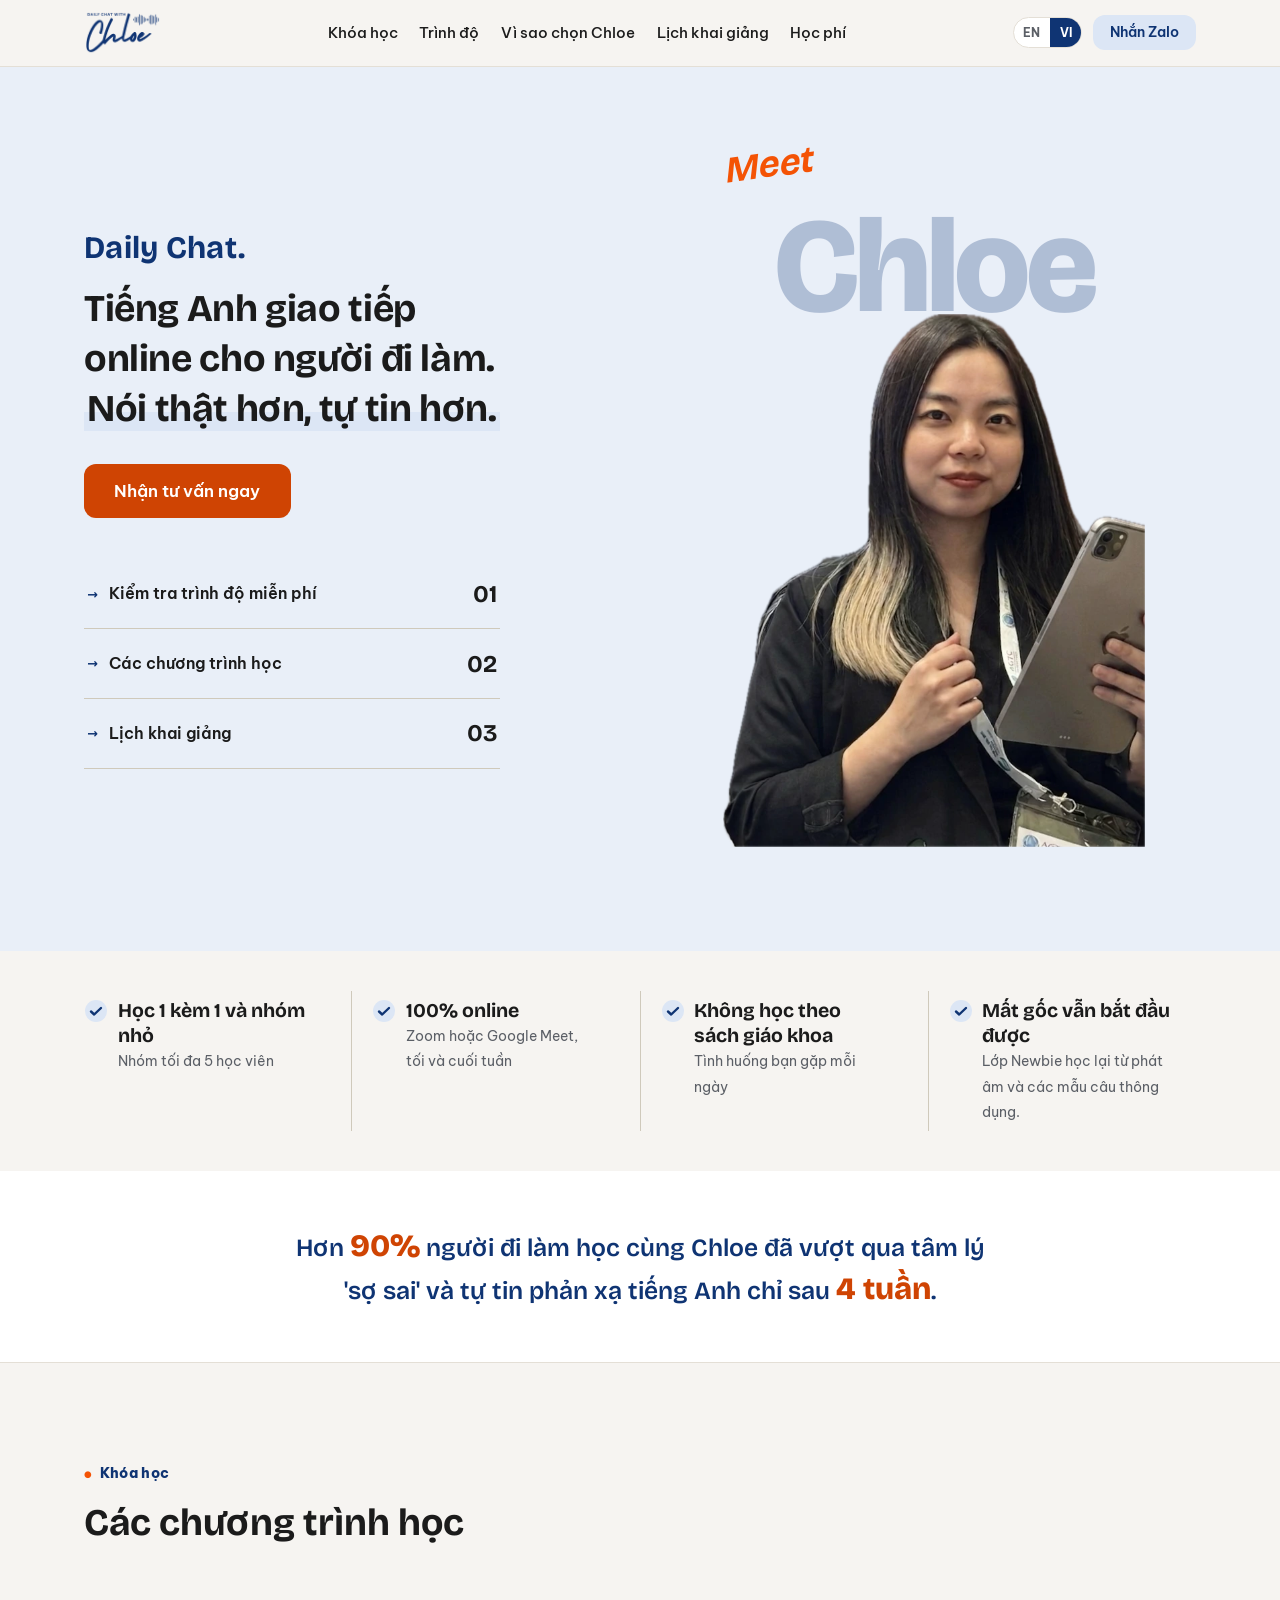
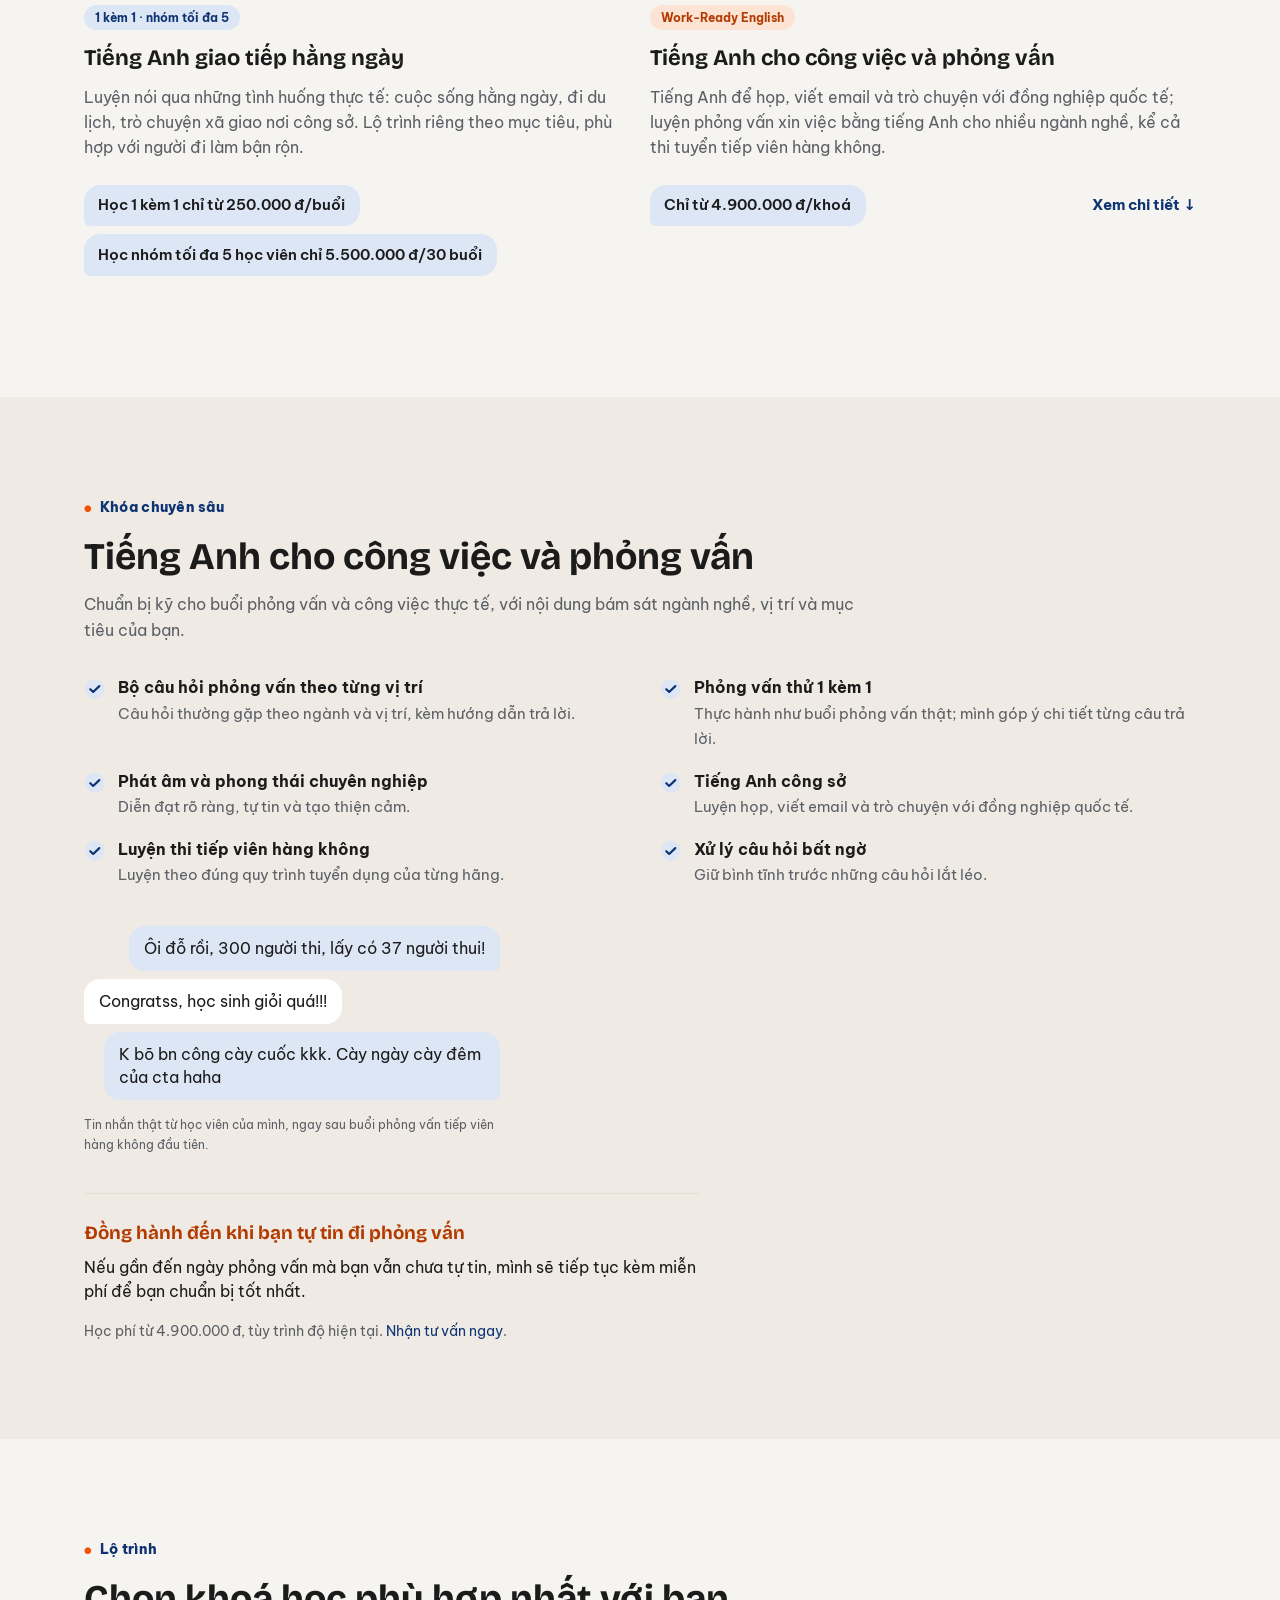
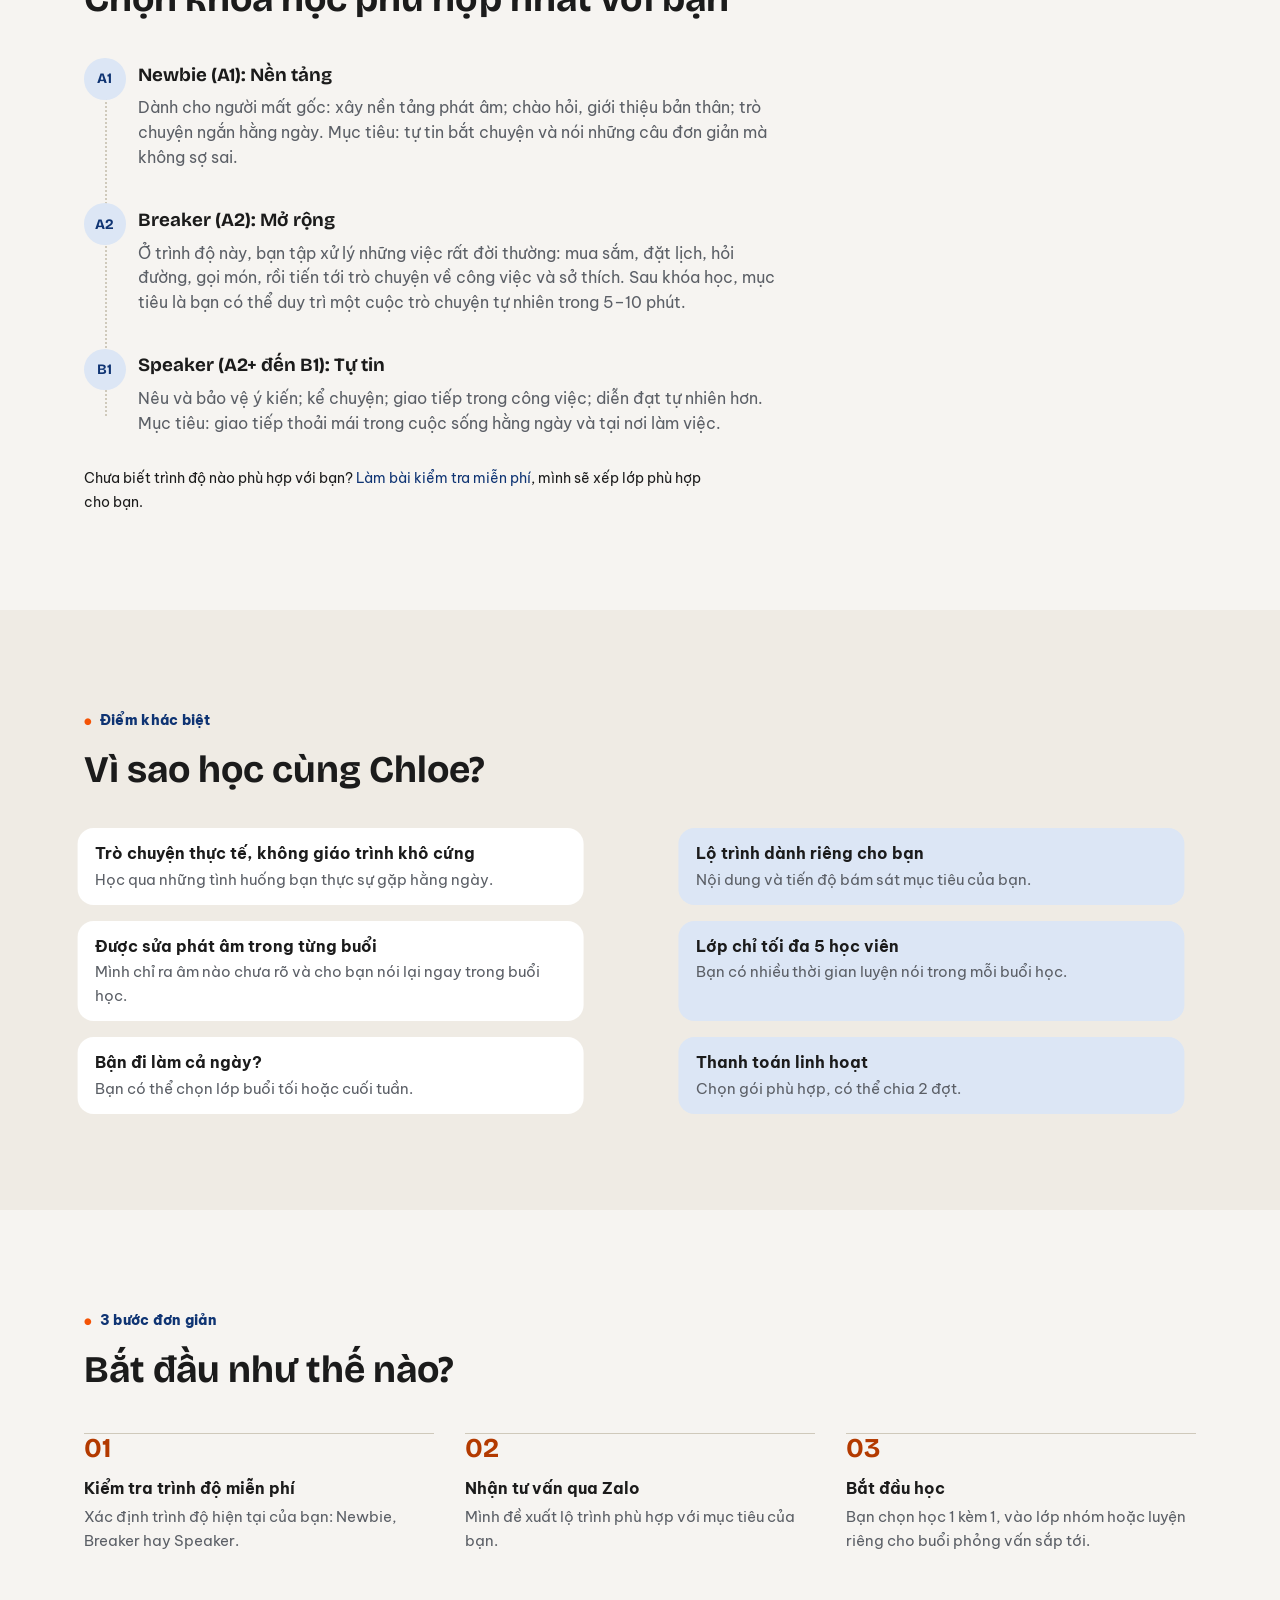
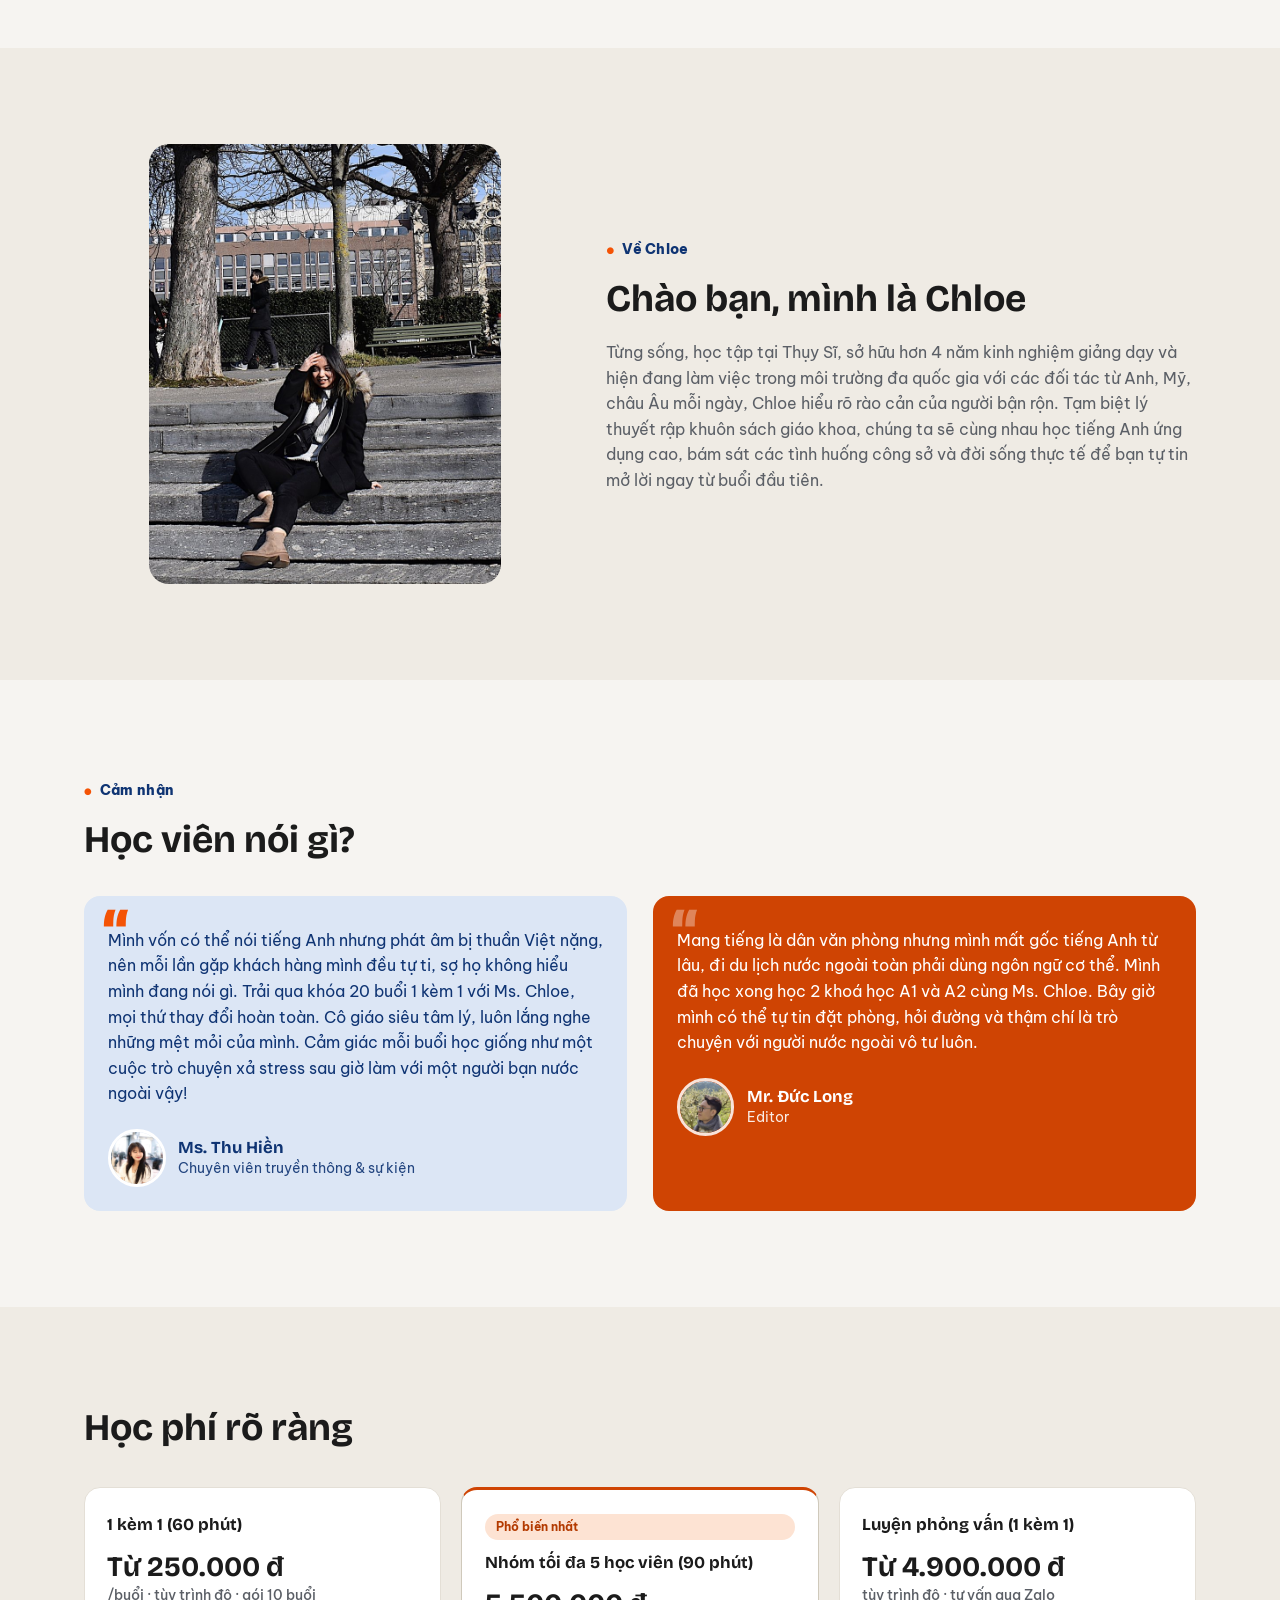
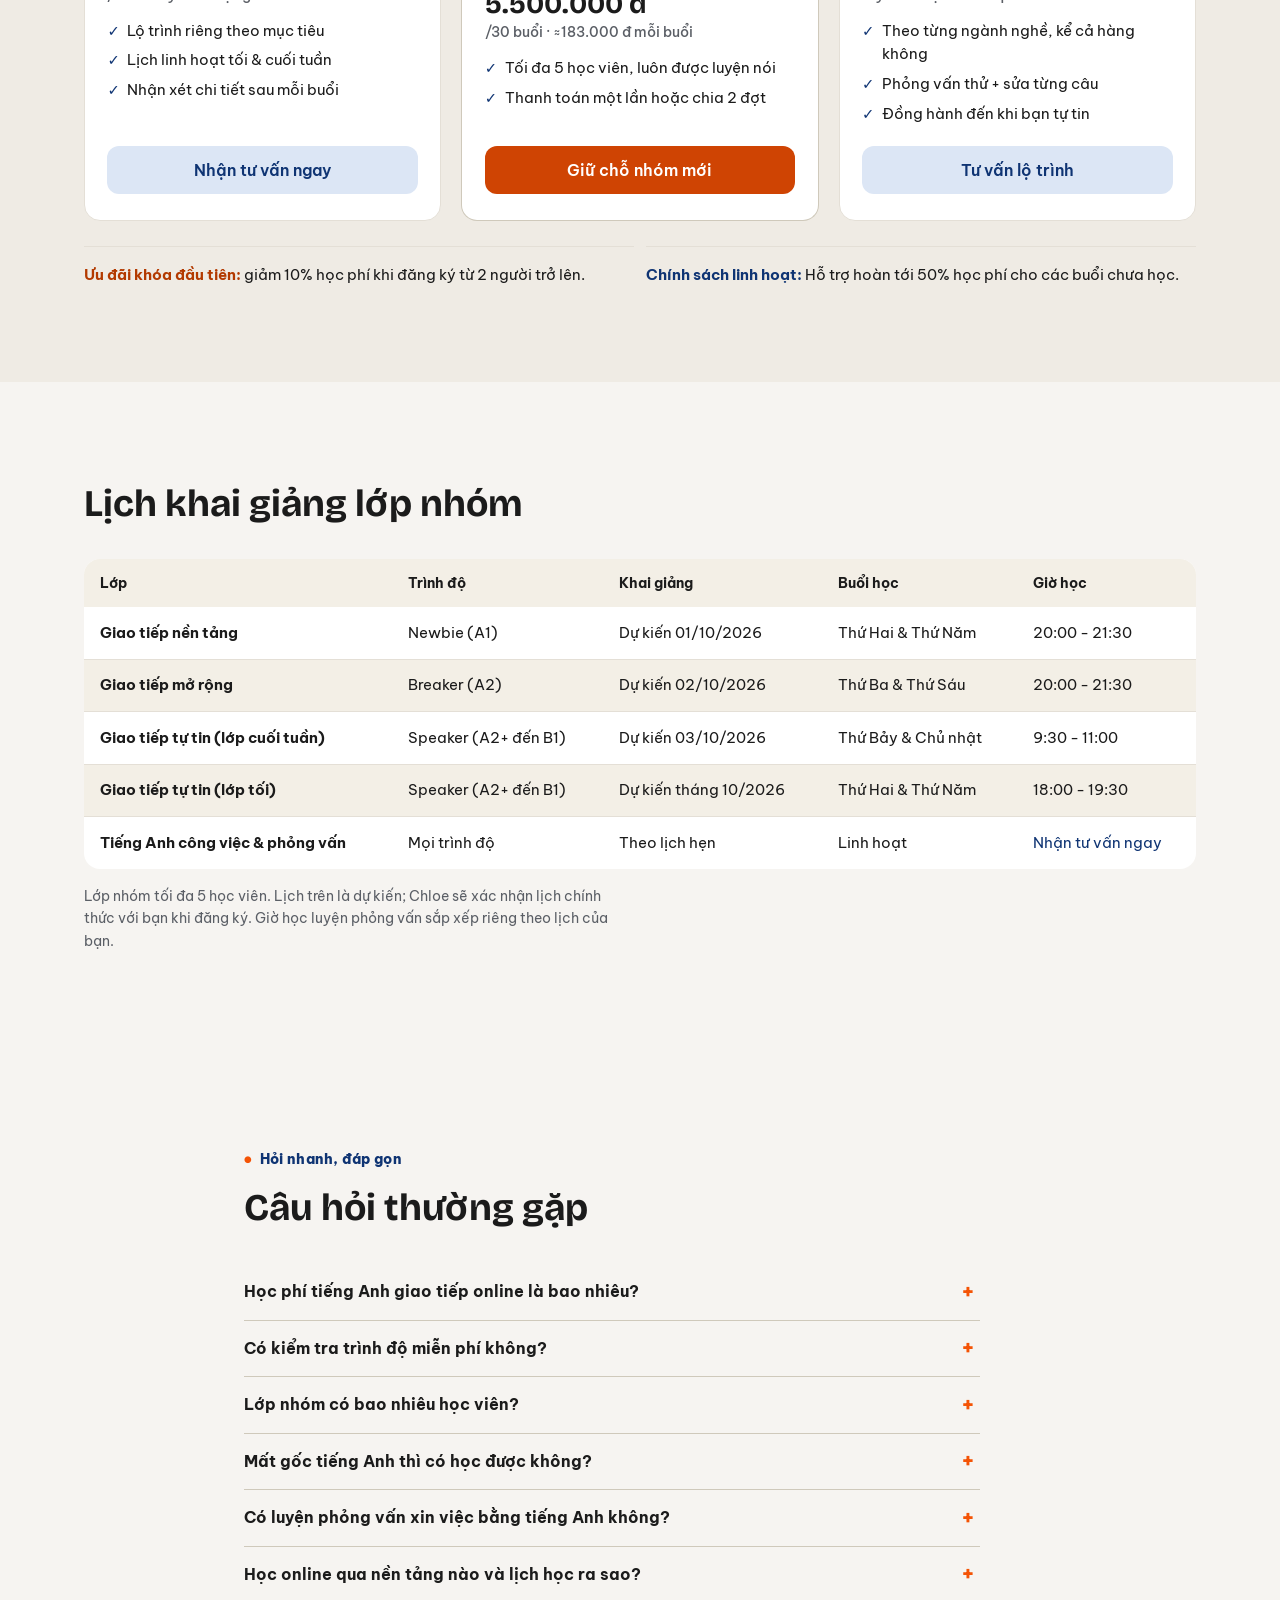
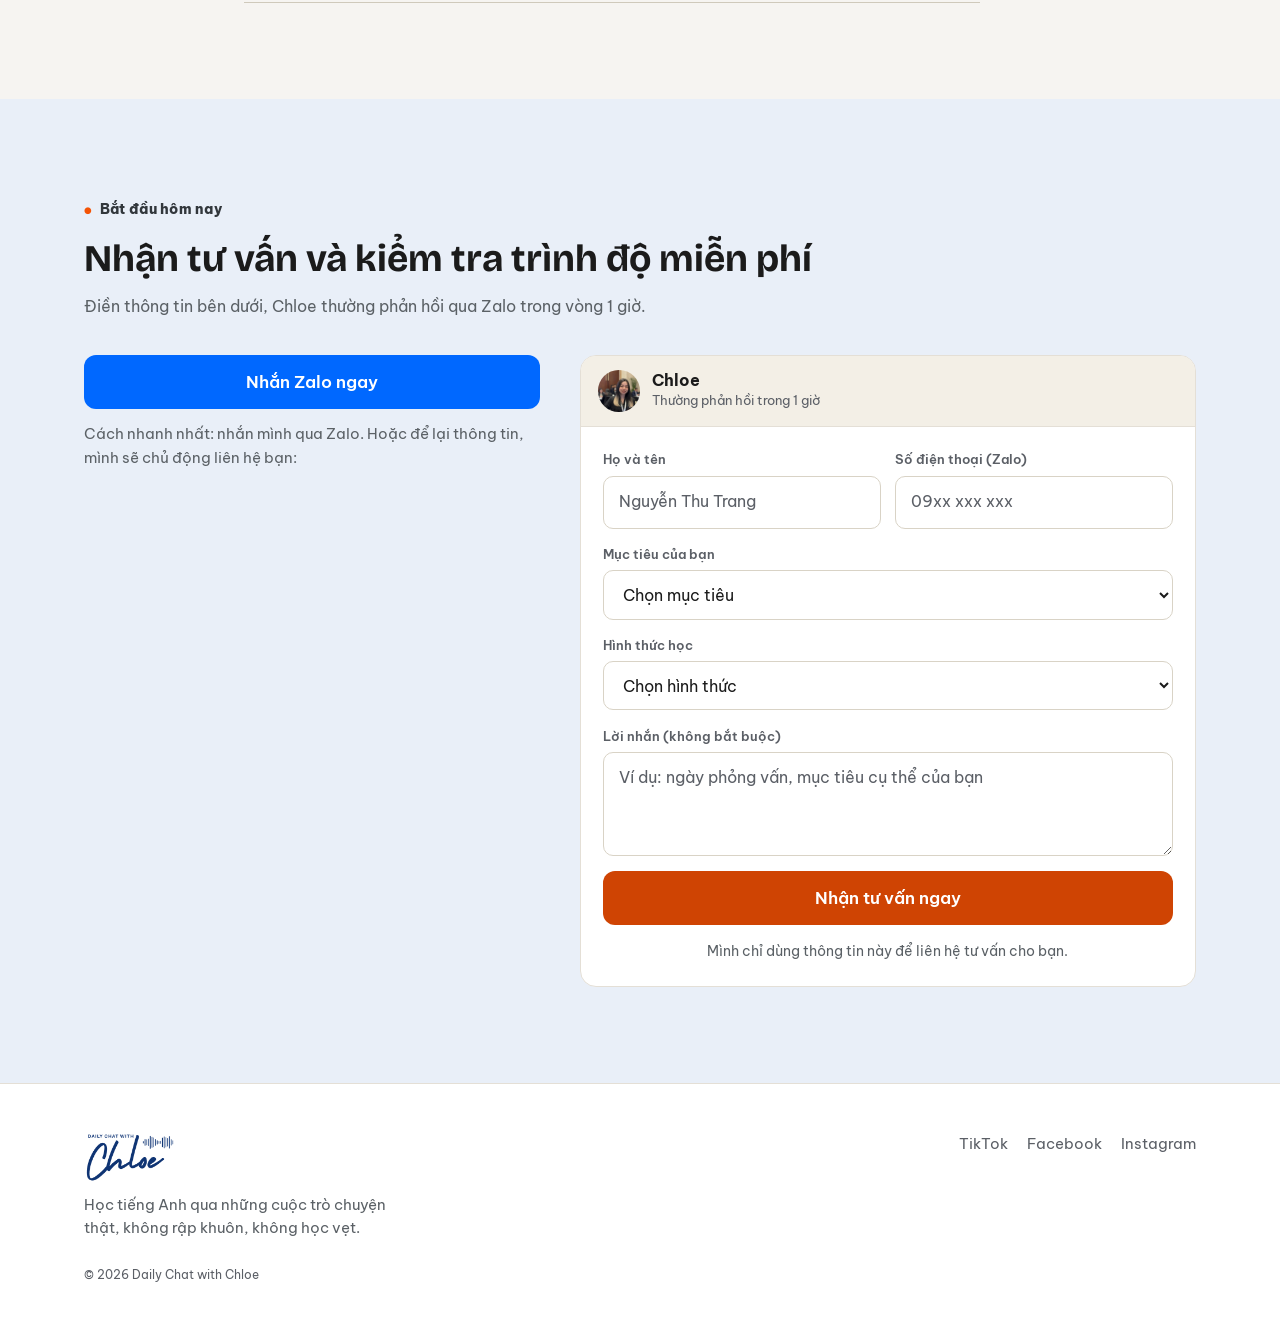
<file: site/index.html>
<!DOCTYPE html>
<!--
DIRECTION CONTRACT (rev 9, owner-locked 2026-08-17): Preply-style minimal layout, owner's logo + mood-board palette.
OWN-WORLD: warm white #F6F4F1 ground (logo background), sea navy #0F3473 (logo) for display/headings/links, orange #F45305 (mood board) for the ONE accent: primary CTAs + a hero highlight, ink #1B1B1B text. Soft radii, hairlines, no shadows, no dark backgrounds.
FIRST VIEWPORT: light header with her script logo; "Meet Chloe" photo card (her photo, big display name behind); short keyword h1; single orange CTA "Nhận tư vấn ngay"; progress claim line replaces the old demo-chat section.
NO free trial anywhere (level test only). Levels are Newbie / Breaker / Speaker.
-->
<html lang="vi">
<head>
  <meta charset="UTF-8" />
  <meta name="viewport" content="width=device-width, initial-scale=1.0" />
  <title>Tiếng Anh giao tiếp online cho người đi làm | Daily Chat with Chloe</title>
  <meta name="description" content="Tiếng Anh giao tiếp online cho người đi làm: 1 kèm 1 từ 250.000 đ/buổi, nhóm tối đa 5 học viên, luyện phỏng vấn xin việc. Kiểm tra trình độ miễn phí cùng Chloe." />
  <link rel="alternate" hreflang="vi" href="https://dailychatwithchloe.com/" />
  <link rel="alternate" hreflang="en" href="https://dailychatwithchloe.com/index.en" />
  <link rel="alternate" hreflang="x-default" href="https://dailychatwithchloe.com/" />
  <link rel="canonical" href="https://dailychatwithchloe.com/" />
  <meta property="og:title" content="Daily Chat with Chloe | Tiếng Anh giao tiếp online cho người đi làm" />
  <meta property="og:description" content="Lớp 1 kèm 1, lớp nhóm tối đa 5 học viên và luyện phỏng vấn xin việc bằng tiếng Anh cùng Chloe. Kiểm tra trình độ miễn phí." />
  <meta property="og:type" content="website" /><meta property="og:locale" content="vi_VN" />
  <meta property="og:url" content="https://dailychatwithchloe.com/" />
  <meta name="twitter:card" content="summary_large_image" />
  <meta property="og:image" content="https://dailychatwithchloe.com/assets/og-image.png" />
  <meta property="og:image:width" content="1200" /><meta property="og:image:height" content="630" />
  <meta name="twitter:image" content="https://dailychatwithchloe.com/assets/og-image.png" />
  <script type="application/ld+json">
  {"@context":"https://schema.org","@graph":[
    {"@type":"EducationalOrganization","@id":"https://dailychatwithchloe.com/#organization","name":"Daily Chat with Chloe","url":"https://dailychatwithchloe.com/"},
    {"@type":"Course","name":"Tiếng Anh giao tiếp hằng ngày","provider":{"@id":"https://dailychatwithchloe.com/#organization"}},
    {"@type":"Course","name":"Tiếng Anh cho công việc và phỏng vấn","provider":{"@id":"https://dailychatwithchloe.com/#organization"}},
    {"@type":"FAQPage","mainEntity":[
      {"@type":"Question","name":"Học phí tiếng Anh giao tiếp online là bao nhiêu?","acceptedAnswer":{"@type":"Answer","text":"Lớp 1 kèm 1 từ 250.000 đ/buổi (gói 10 buổi). Lớp nhóm tối đa 5 học viên: 5.500.000 đ/30 buổi. Khóa luyện phỏng vấn từ 4.900.000 đ, tùy trình độ hiện tại."}},
      {"@type":"Question","name":"Có kiểm tra trình độ miễn phí không?","acceptedAnswer":{"@type":"Answer","text":"Có. Bạn được kiểm tra trình độ miễn phí trước khi bắt đầu, để mình xếp bạn vào lớp Newbie, Breaker hoặc Speaker phù hợp."}},
      {"@type":"Question","name":"Lớp nhóm có bao nhiêu học viên?","acceptedAnswer":{"@type":"Answer","text":"Tối đa 5 học viên, để mỗi bạn đều có nhiều thời gian luyện nói trong buổi học."}},
      {"@type":"Question","name":"Mất gốc tiếng Anh thì có học được không?","acceptedAnswer":{"@type":"Answer","text":"Được. Lớp Newbie (A1) dành riêng cho người mất gốc: học lại từ phát âm và những mẫu câu giao tiếp thông dụng nhất."}},
      {"@type":"Question","name":"Có luyện phỏng vấn xin việc bằng tiếng Anh không?","acceptedAnswer":{"@type":"Answer","text":"Có. Khóa học 1 kèm 1, điều chỉnh theo từng ngành nghề, kể cả phỏng vấn tiếp viên hàng không (Vietnam Airlines, Vietjet, Sun PhuQuoc Airways, Emirates, Qatar Airways, Cathay Pacific…)."}},
      {"@type":"Question","name":"Học online qua nền tảng nào và lịch học ra sao?","acceptedAnswer":{"@type":"Answer","text":"Lớp học qua Zoom hoặc Google Meet, vào các buổi tối trong tuần và cuối tuần; lịch sắp xếp linh hoạt."}}
    ]}
  ]}
  </script>
  <link rel="preconnect" href="https://fonts.googleapis.com"><link rel="preconnect" href="https://fonts.gstatic.com" crossorigin>
  <link href="https://fonts.googleapis.com/css2?family=Bricolage+Grotesque:wght@600;700;800&family=Be+Vietnam+Pro:wght@400;500;600;700&display=swap" rel="stylesheet">
  <link rel="icon" type="image/svg+xml" href="assets/favicon.svg">
  <meta name="theme-color" content="#F6F4F1">
  <link rel="stylesheet" href="assets/styles.css">
</head>
<body>

<header class="site-head">
  <div class="wrap">
    <a href="#top" class="brand" aria-label="Daily Chat with Chloe - về đầu trang">
      <img src="assets/logo-navy-640.png" alt="Daily Chat with Chloe" width="640" height="358">
    </a>
    <nav class="nav-links" aria-label="Điều hướng chính">
      <a href="#courses">Khóa học</a>
      <a href="#levels">Trình độ</a>
      <a href="#why">Vì sao chọn Chloe</a>
      <a href="#schedule">Lịch khai giảng</a>
      <a href="#pricing">Học phí</a>
    </nav>
    <div class="head-actions">
      <span class="lang"><a href="index.en.html">EN</a><a href="index.html" class="on" aria-current="true">VI</a></span>
      <a href="https://zalo.me/0376427464" target="_blank" rel="noopener noreferrer" class="btn btn--primary head-cta" data-placement="header">Nhắn Zalo</a>
    </div>
  </div>
</header>

<main id="top">

  <!-- ============ HERO ============ -->
  <section class="hero band-teal">
    <div class="wrap">
      <div>
        <p class="display-kicker">Daily Chat.</p>
        <h1 class="hero-h1">Tiếng Anh giao tiếp online cho người đi làm. <mark>Nói thật hơn, tự tin hơn.</mark></h1>
        <div class="hero-ctas">
          <a href="https://zalo.me/0376427464" target="_blank" rel="noopener noreferrer" class="btn btn--primary btn--lg" data-placement="hero">Nhận tư vấn ngay</a>
        </div>
        <nav class="hero-menu" aria-label="Lối tắt">
          <a href="#enquiry"><span class="tri">→</span> Kiểm tra trình độ miễn phí <span class="num">01</span></a>
          <a href="#courses"><span class="tri">→</span> Các chương trình học <span class="num">02</span></a>
          <a href="#schedule"><span class="tri">→</span> Lịch khai giảng <span class="num">03</span></a>
        </nav>
      </div>
      <div class="hero-chat">
        <figure class="meet">
          <span class="meet-script" aria-hidden="true">Meet</span>
          <span class="meet-word" aria-hidden="true">Chloe</span>
          <img class="meet-photo" src="assets/chloe-cutout.webp" alt="Chloe" width="628" height="793" fetchpriority="high">
        </figure>
      </div>
    </div>
  </section>

  <!-- ============ TRUST STRIP ============ -->
  <section class="trust" aria-label="Điểm chính">
    <div class="wrap">
      <div class="trust-item"><svg viewBox="0 0 24 24" fill="none" aria-hidden="true"><circle cx="12" cy="12" r="11" fill="#DCE6F5"/><path d="M7 12.5l3.2 3L17 9" stroke="#0F3473" stroke-width="2.4" stroke-linecap="round" stroke-linejoin="round"/></svg><div><b>Học 1 kèm 1 và nhóm nhỏ</b><span>Nhóm tối đa 5 học viên</span></div></div>
      <div class="trust-item"><svg viewBox="0 0 24 24" fill="none" aria-hidden="true"><circle cx="12" cy="12" r="11" fill="#DCE6F5"/><path d="M7 12.5l3.2 3L17 9" stroke="#0F3473" stroke-width="2.4" stroke-linecap="round" stroke-linejoin="round"/></svg><div><b>100% online</b><span>Zoom hoặc Google Meet, tối và cuối tuần</span></div></div>
      <div class="trust-item"><svg viewBox="0 0 24 24" fill="none" aria-hidden="true"><circle cx="12" cy="12" r="11" fill="#DCE6F5"/><path d="M7 12.5l3.2 3L17 9" stroke="#0F3473" stroke-width="2.4" stroke-linecap="round" stroke-linejoin="round"/></svg><div><b>Không học theo sách giáo khoa</b><span>Tình huống bạn gặp mỗi ngày</span></div></div>
      <div class="trust-item"><svg viewBox="0 0 24 24" fill="none" aria-hidden="true"><circle cx="12" cy="12" r="11" fill="#DCE6F5"/><path d="M7 12.5l3.2 3L17 9" stroke="#0F3473" stroke-width="2.4" stroke-linecap="round" stroke-linejoin="round"/></svg><div><b>Mất gốc vẫn bắt đầu được</b><span>Lớp Newbie học lại từ phát âm và các mẫu câu thông dụng.</span></div></div>
    </div>
  </section>

  <!-- ============ RESULT CLAIM (owner-supplied) ============ -->
  <section id="result" class="claim" aria-label="Kết quả học viên">
    <div class="wrap">
      <p class="claim-text">Hơn <strong>90%</strong> người đi làm học cùng Chloe đã vượt qua tâm lý 'sợ sai' và tự tin phản xạ tiếng Anh chỉ sau <strong>4&nbsp;tuần</strong>.</p>
    </div>
  </section>

  <!-- ============ COURSES ============ -->
  <section id="courses">
    <div class="wrap">
      <div class="section-head">
        <span class="kicker">Khóa học</span>
        <h2>Các chương trình học</h2>
      </div>
      <div class="grid grid-2">
        <article class="course course--daily">
          <span class="chip chip--teal">1 kèm 1 · nhóm tối đa 5</span>
          <h3>Tiếng Anh giao tiếp hằng ngày</h3>
          <p>Luyện nói qua những tình huống thực tế: cuộc sống hằng ngày, đi du lịch, trò chuyện xã giao nơi công sở. Lộ trình riêng theo mục tiêu, phù hợp với người đi làm bận rộn.</p>
          <div class="course-foot course-foot--stack"><span class="price-bubble">Học 1 kèm 1 chỉ từ 250.000 đ/buổi</span><span class="price-bubble">Học nhóm tối đa 5 học viên chỉ 5.500.000 đ/30 buổi</span></div>
        </article>
        <article class="course course--work">
          <span class="chip">Work-Ready English</span>
          <h3>Tiếng Anh cho công việc và phỏng vấn</h3>
          <p>Tiếng Anh để họp, viết email và trò chuyện với đồng nghiệp quốc tế; luyện phỏng vấn xin việc bằng tiếng Anh cho nhiều ngành nghề, kể cả thi tuyển tiếp viên hàng không.</p>
          <div class="course-foot"><span class="price-bubble">Chỉ từ 4.900.000 đ/khoá</span><a href="#work" class="course-link">Xem chi tiết ↓</a></div>
        </article>
      </div>
    </div>
  </section>

  <!-- ============ WORK & INTERVIEWS ============ -->
  <section id="work" class="band-deep">
    <div class="wrap">
      <div class="section-head">
        <span class="kicker">Khóa chuyên sâu</span>
        <h2>Tiếng Anh cho công việc và phỏng vấn</h2>
        <p class="muted">Chuẩn bị kỹ cho buổi phỏng vấn và công việc thực tế, với nội dung bám sát ngành nghề, vị trí và mục tiêu của bạn.</p>
      </div>
      <div class="checklist">
        <div class="check"><svg viewBox="0 0 24 24" fill="none" aria-hidden="true"><circle cx="12" cy="12" r="11" fill="#DCE6F5"/><path d="M7 12.5l3.2 3L17 9" stroke="#0F3473" stroke-width="2.4" stroke-linecap="round" stroke-linejoin="round"/></svg><div><b>Bộ câu hỏi phỏng vấn theo từng vị trí</b><span>Câu hỏi thường gặp theo ngành và vị trí, kèm hướng dẫn trả lời.</span></div></div>
        <div class="check"><svg viewBox="0 0 24 24" fill="none" aria-hidden="true"><circle cx="12" cy="12" r="11" fill="#DCE6F5"/><path d="M7 12.5l3.2 3L17 9" stroke="#0F3473" stroke-width="2.4" stroke-linecap="round" stroke-linejoin="round"/></svg><div><b>Phỏng vấn thử 1 kèm 1</b><span>Thực hành như buổi phỏng vấn thật; mình góp ý chi tiết từng câu trả lời.</span></div></div>
        <div class="check"><svg viewBox="0 0 24 24" fill="none" aria-hidden="true"><circle cx="12" cy="12" r="11" fill="#DCE6F5"/><path d="M7 12.5l3.2 3L17 9" stroke="#0F3473" stroke-width="2.4" stroke-linecap="round" stroke-linejoin="round"/></svg><div><b>Phát âm và phong thái chuyên nghiệp</b><span>Diễn đạt rõ ràng, tự tin và tạo thiện cảm.</span></div></div>
        <div class="check"><svg viewBox="0 0 24 24" fill="none" aria-hidden="true"><circle cx="12" cy="12" r="11" fill="#DCE6F5"/><path d="M7 12.5l3.2 3L17 9" stroke="#0F3473" stroke-width="2.4" stroke-linecap="round" stroke-linejoin="round"/></svg><div><b>Tiếng Anh công sở</b><span>Luyện họp, viết email và trò chuyện với đồng nghiệp quốc tế.</span></div></div>
        <div class="check"><svg viewBox="0 0 24 24" fill="none" aria-hidden="true"><circle cx="12" cy="12" r="11" fill="#DCE6F5"/><path d="M7 12.5l3.2 3L17 9" stroke="#0F3473" stroke-width="2.4" stroke-linecap="round" stroke-linejoin="round"/></svg><div><b>Luyện thi tiếp viên hàng không</b><span>Luyện theo đúng quy trình tuyển dụng của từng hãng.</span></div></div>
        <div class="check"><svg viewBox="0 0 24 24" fill="none" aria-hidden="true"><circle cx="12" cy="12" r="11" fill="#DCE6F5"/><path d="M7 12.5l3.2 3L17 9" stroke="#0F3473" stroke-width="2.4" stroke-linecap="round" stroke-linejoin="round"/></svg><div><b>Xử lý câu hỏi bất ngờ</b><span>Giữ bình tĩnh trước những câu hỏi lắt léo.</span></div></div>
      </div>
      <div class="proof-chat thread">
        <span class="bubble bubble--out from-me">Ôi đỗ rồi, 300 người thi, lấy có 37 người thui!</span>
        <span class="bubble bubble--in from-them">Congratss, học sinh giỏi quá!!!</span>
        <span class="bubble bubble--out from-me">K bõ bn công cày cuốc kkk. Cày ngày cày đêm của cta haha</span>
        <p class="bubble-meta">Tin nhắn thật từ học viên của mình, ngay sau buổi phỏng vấn tiếp viên hàng không đầu tiên.</p>
      </div>
      <div class="guarantee">
        <h3>Đồng hành đến khi bạn tự tin đi phỏng vấn</h3>
        <p>Nếu gần đến ngày phỏng vấn mà bạn vẫn chưa tự tin, mình sẽ tiếp tục kèm miễn phí để bạn chuẩn bị tốt nhất.</p>
      </div>
      <p class="small muted" style="margin-top:1rem">Học phí từ 4.900.000 đ, tùy trình độ hiện tại. <a href="https://zalo.me/0376427464" target="_blank" rel="noopener noreferrer">Nhận tư vấn ngay</a>.</p>
    </div>
  </section>

  <!-- ============ LEVELS ============ -->
  <section id="levels">
    <div class="wrap">
      <div class="section-head">
        <span class="kicker">Lộ trình</span>
        <h2>Chọn khoá học phù hợp nhất với bạn</h2>
      </div>
      <div class="rail">
        <div class="rail-item">
          <span class="rail-badge">A1</span>
          <h3>Newbie (A1): Nền tảng</h3>
          <p>Dành cho người mất gốc: xây nền tảng phát âm; chào hỏi, giới thiệu bản thân; trò chuyện ngắn hằng ngày. Mục tiêu: tự tin bắt chuyện và nói những câu đơn giản mà không sợ sai.</p>
        </div>
        <div class="rail-item">
          <span class="rail-badge">A2</span>
          <h3>Breaker (A2): Mở rộng</h3>
          <p>Ở trình độ này, bạn tập xử lý những việc rất đời thường: mua sắm, đặt lịch, hỏi đường, gọi món, rồi tiến tới trò chuyện về công việc và sở thích. Sau khóa học, mục tiêu là bạn có thể duy trì một cuộc trò chuyện tự nhiên trong 5–10 phút.</p>
        </div>
        <div class="rail-item">
          <span class="rail-badge">B1</span>
          <h3>Speaker (A2+ đến B1): Tự tin</h3>
          <p>Nêu và bảo vệ ý kiến; kể chuyện; giao tiếp trong công việc; diễn đạt tự nhiên hơn. Mục tiêu: giao tiếp thoải mái trong cuộc sống hằng ngày và tại nơi làm việc.</p>
        </div>
      </div>
      <p class="small" style="margin-top:2rem">Chưa biết trình độ nào phù hợp với bạn? <a href="#enquiry">Làm bài kiểm tra miễn phí</a>, mình sẽ xếp lớp phù hợp cho bạn.</p>
    </div>
  </section>

  <!-- ============ WHY ============ -->
  <section id="why" class="band-deep">
    <div class="wrap">
      <div class="section-head">
        <span class="kicker">Điểm khác biệt</span>
        <h2>Vì sao học cùng Chloe?</h2>
      </div>
      <div class="wall">
        <div class="bubble from-them"><b>Trò chuyện thực tế, không giáo trình khô cứng</b><span>Học qua những tình huống bạn thực sự gặp hằng ngày.</span></div>
        <div class="bubble from-me"><b>Lộ trình dành riêng cho bạn</b><span>Nội dung và tiến độ bám sát mục tiêu của bạn.</span></div>
        <div class="bubble from-them"><b>Được sửa phát âm trong từng buổi</b><span>Mình chỉ ra âm nào chưa rõ và cho bạn nói lại ngay trong buổi học.</span></div>
        <div class="bubble from-me"><b>Lớp chỉ tối đa 5 học viên</b><span>Bạn có nhiều thời gian luyện nói trong mỗi buổi học.</span></div>
        <div class="bubble from-them"><b>Bận đi làm cả ngày?</b><span>Bạn có thể chọn lớp buổi tối hoặc cuối tuần.</span></div>
        <div class="bubble from-me"><b>Thanh toán linh hoạt</b><span>Chọn gói phù hợp, có thể chia 2 đợt.</span></div>
      </div>
    </div>
  </section>

  <!-- ============ HOW ============ -->
  <section id="how">
    <div class="wrap">
      <div class="section-head">
        <span class="kicker">3 bước đơn giản</span>
        <h2>Bắt đầu như thế nào?</h2>
      </div>
      <div class="steps">
        <div class="step"><b>Kiểm tra trình độ miễn phí</b><p>Xác định trình độ hiện tại của bạn: Newbie, Breaker hay Speaker.</p></div>
        <div class="step"><b>Nhận tư vấn qua Zalo</b><p>Mình đề xuất lộ trình phù hợp với mục tiêu của bạn.</p></div>
        <div class="step"><b>Bắt đầu học</b><p>Bạn chọn học 1 kèm 1, vào lớp nhóm hoặc luyện riêng cho buổi phỏng vấn sắp tới.</p></div>
      </div>
    </div>
  </section>

  <!-- ============ ABOUT ============ -->
  <section id="about" class="about band-deep">
    <div class="wrap">
      <img class="about-photo" src="assets/chloe.jpg" alt="Chloe" width="800" height="1000" loading="lazy">
      <div>
        <span class="kicker">Về Chloe</span>
        <h2>Chào bạn, mình là Chloe</h2>
        <p class="body">Từng sống, học tập tại Thụy Sĩ, sở hữu hơn 4 năm kinh nghiệm giảng dạy và hiện đang làm việc trong môi trường đa quốc gia với các đối tác từ Anh, Mỹ, châu Âu mỗi ngày, Chloe hiểu rõ rào cản của người bận rộn. Tạm biệt lý thuyết rập khuôn sách giáo khoa, chúng ta sẽ cùng nhau học tiếng Anh ứng dụng cao, bám sát các tình huống công sở và đời sống thực tế để bạn tự tin mở lời ngay từ buổi đầu tiên.</p>
      </div>
    </div>
  </section>

  <!-- ============ TESTIMONIALS ============ -->
  <section id="testimonials">
    <div class="wrap">
      <div class="section-head">
        <span class="kicker">Cảm nhận</span>
        <h2>Học viên nói gì?</h2>
      </div>
      <div class="tgrid">
        <article class="tcard tcard--navy">
          <span class="tquote" aria-hidden="true">“</span>
          <p class="tsay">Mình vốn có thể nói tiếng Anh nhưng phát âm bị thuần Việt nặng, nên mỗi lần gặp khách hàng mình đều tự ti, sợ họ không hiểu mình đang nói gì. Trải qua khóa 20 buổi 1 kèm 1 với Ms. Chloe, mọi thứ thay đổi hoàn toàn. Cô giáo siêu tâm lý, luôn lắng nghe những mệt mỏi của mình. Cảm giác mỗi buổi học giống như một cuộc trò chuyện xả stress sau giờ làm với một người bạn nước ngoài vậy!</p>
          <footer class="twho"><img src="assets/student-thuhien.jpg" alt="" width="480" height="480" loading="lazy"><span><b>Ms. Thu Hiền</b><small>Chuyên viên truyền thông &amp; sự kiện</small></span></footer>
        </article>
        <article class="tcard tcard--orange">
          <span class="tquote" aria-hidden="true">“</span>
          <p class="tsay">Mang tiếng là dân văn phòng nhưng mình mất gốc tiếng Anh từ lâu, đi du lịch nước ngoài toàn phải dùng ngôn ngữ cơ thể. Mình đã học xong học 2 khoá học A1 và A2 cùng Ms. Chloe. Bây giờ mình có thể tự tin đặt phòng, hỏi đường và thậm chí là trò chuyện với người nước ngoài vô tư luôn.</p>
          <footer class="twho"><img src="assets/student-duclong.jpg" alt="" width="480" height="480" loading="lazy"><span><b>Mr. Đức Long</b><small>Editor</small></span></footer>
        </article>
      </div>
    </div>
  </section>

  <!-- ============ PRICING ============ -->
  <section id="pricing" class="band-deep">
    <div class="wrap">
      <div class="section-head">
        <h2>Học phí rõ ràng</h2>
      </div>
      <div class="prices">
        <article class="price-card">
          <h3>1 kèm 1 (60 phút)</h3>
          <p class="amount">Từ 250.000 đ<small>/buổi · tùy trình độ · gói 10 buổi</small></p>
          <ul>
            <li>Lộ trình riêng theo mục tiêu</li>
            <li>Lịch linh hoạt tối &amp; cuối tuần</li>
            <li>Nhận xét chi tiết sau mỗi buổi</li>
          </ul>
          <a href="#enquiry" class="btn btn--teal" data-goal="Tiếng Anh giao tiếp hằng ngày">Nhận tư vấn ngay</a>
        </article>
        <article class="price-card price-card--hot">
          <span class="chip">Phổ biến nhất</span>
          <h3>Nhóm tối đa 5 học viên (90 phút)</h3>
          <p class="amount">5.500.000 đ<small>/30 buổi · ≈183.000 đ mỗi buổi</small></p>
          <ul>
            <li>Tối đa 5 học viên, luôn được luyện nói</li>
            <li>Thanh toán một lần hoặc chia 2 đợt</li>
            
          </ul>
          <a href="#enquiry" class="btn btn--primary" data-goal="Tiếng Anh giao tiếp hằng ngày">Giữ chỗ nhóm mới</a>
        </article>
        <article class="price-card">
          <h3>Luyện phỏng vấn (1 kèm 1)</h3>
          <p class="amount">Từ 4.900.000 đ<small>tùy trình độ · tư vấn qua Zalo</small></p>
          <ul>
            <li>Theo từng ngành nghề, kể cả hàng không</li>
            <li>Phỏng vấn thử + sửa từng câu</li>
            <li>Đồng hành đến khi bạn tự tin</li>
          </ul>
          <a href="#enquiry" class="btn btn--teal" data-goal="Phỏng vấn xin việc">Tư vấn lộ trình</a>
        </article>
      </div>
      <div class="offer-rows">
        <p class="offer offer--coral"><b>Ưu đãi khóa đầu tiên:</b> giảm 10% học phí khi đăng ký từ 2 người trở lên.</p>
        <p class="offer offer--teal"><b>Chính sách linh hoạt:</b> Hỗ trợ hoàn tới 50% học phí cho các buổi chưa học.</p>
      </div>
      </div>
  </section>

  <!-- ============ SCHEDULE ============ -->
  <section id="schedule">
    <div class="wrap">
      <div class="section-head">
        <h2>Lịch khai giảng lớp nhóm</h2>
      </div>
      <div class="table-wrap">
          <table class="sched">
            <thead><tr><th>Lớp</th><th>Trình độ</th><th>Khai giảng</th><th>Buổi học</th><th>Giờ học</th></tr></thead>
            <tbody>
              <tr><td><b>Giao tiếp nền tảng</b></td><td data-l="Trình độ">Newbie (A1)</td><td data-l="Khai giảng">Dự kiến 01/10/2026</td><td data-l="Buổi học">Thứ Hai &amp; Thứ Năm</td><td data-l="Giờ học">20:00 - 21:30</td></tr>
              <tr><td><b>Giao tiếp mở rộng</b></td><td data-l="Trình độ">Breaker (A2)</td><td data-l="Khai giảng">Dự kiến 02/10/2026</td><td data-l="Buổi học">Thứ Ba &amp; Thứ Sáu</td><td data-l="Giờ học">20:00 - 21:30</td></tr>
              <tr><td><b>Giao tiếp tự tin (lớp cuối tuần)</b></td><td data-l="Trình độ">Speaker (A2+ đến B1)</td><td data-l="Khai giảng">Dự kiến 03/10/2026</td><td data-l="Buổi học">Thứ Bảy &amp; Chủ nhật</td><td data-l="Giờ học">9:30 - 11:00</td></tr>
              <tr><td><b>Giao tiếp tự tin (lớp tối)</b></td><td data-l="Trình độ">Speaker (A2+ đến B1)</td><td data-l="Khai giảng">Dự kiến tháng 10/2026</td><td data-l="Buổi học">Thứ Hai &amp; Thứ Năm</td><td data-l="Giờ học">18:00 - 19:30</td></tr>
              <tr><td><b>Tiếng Anh công việc &amp; phỏng vấn</b></td><td data-l="Trình độ">Mọi trình độ</td><td data-l="Khai giảng">Theo lịch hẹn</td><td data-l="Buổi học">Linh hoạt</td><td data-l="Giờ học"><a href="https://zalo.me/0376427464" target="_blank" rel="noopener noreferrer">Nhận tư vấn ngay</a></td></tr>
            </tbody>
          </table>
        </div>
        <p class="sched-note">Lớp nhóm tối đa 5 học viên. Lịch trên là dự kiến; Chloe sẽ xác nhận lịch chính thức với bạn khi đăng ký. Giờ học luyện phỏng vấn sắp xếp riêng theo lịch của bạn.</p>
    </div>
  </section>

  <!-- ============ FAQ ============ -->
  <section id="faq">
    <div class="wrap wrap--narrow">
      <div class="section-head">
        <span class="kicker">Hỏi nhanh, đáp gọn</span>
        <h2>Câu hỏi thường gặp</h2>
      </div>
      <div class="faq">
        <details>
          <summary><span class="bubble">Học phí tiếng Anh giao tiếp online là bao nhiêu?</span></summary>
          <div class="answer"><span class="avatar">C</span><span class="bubble">Lớp 1 kèm 1 từ 250.000 đ/buổi (gói 10 buổi). Lớp nhóm tối đa 5 học viên: 5.500.000 đ/30 buổi. Khóa luyện phỏng vấn từ 4.900.000 đ, tùy trình độ hiện tại.</span></div>
        </details>
        <details>
          <summary><span class="bubble">Có kiểm tra trình độ miễn phí không?</span></summary>
          <div class="answer"><span class="avatar">C</span><span class="bubble">Có. Bạn được kiểm tra trình độ miễn phí trước khi bắt đầu, để mình xếp bạn vào lớp Newbie, Breaker hoặc Speaker phù hợp.</span></div>
        </details>
        <details>
          <summary><span class="bubble">Lớp nhóm có bao nhiêu học viên?</span></summary>
          <div class="answer"><span class="avatar">C</span><span class="bubble">Tối đa 5 học viên, để mỗi bạn đều có nhiều thời gian luyện nói trong buổi học.</span></div>
        </details>
        <details>
          <summary><span class="bubble">Mất gốc tiếng Anh thì có học được không?</span></summary>
          <div class="answer"><span class="avatar">C</span><span class="bubble">Được. Lớp Newbie (A1) dành riêng cho người mất gốc: học lại từ phát âm và những mẫu câu giao tiếp thông dụng nhất.</span></div>
        </details>
        <details>
          <summary><span class="bubble">Có luyện phỏng vấn xin việc bằng tiếng Anh không?</span></summary>
          <div class="answer"><span class="avatar">C</span><span class="bubble">Có. Khóa học 1 kèm 1, điều chỉnh theo từng ngành nghề, kể cả phỏng vấn tiếp viên hàng không (Vietnam Airlines, Vietjet, Sun PhuQuoc Airways, Emirates, Qatar Airways, Cathay Pacific…).</span></div>
        </details>
        <details>
          <summary><span class="bubble">Học online qua nền tảng nào và lịch học ra sao?</span></summary>
          <div class="answer"><span class="avatar">C</span><span class="bubble">Lớp học qua Zoom hoặc Google Meet, vào các buổi tối trong tuần và cuối tuần; lịch sắp xếp linh hoạt.</span></div>
        </details>
      </div>
    </div>
  </section>

  <!-- ============ ENQUIRY ============ -->
  <section id="enquiry" class="band-teal">
    <div class="wrap">
      <div class="section-head">
        <span class="kicker">Bắt đầu hôm nay</span>
        <h2>Nhận tư vấn và kiểm tra trình độ miễn phí</h2>
        <p class="muted">Điền thông tin bên dưới, Chloe thường phản hồi qua Zalo trong vòng 1 giờ.</p>
      </div>
      <div class="enquiry-grid">
        <div class="zalo-first">
          <a href="https://zalo.me/0376427464" target="_blank" rel="noopener noreferrer" class="btn btn--zalo btn--lg btn--block" data-placement="enquiry">Nhắn Zalo ngay</a>
          <p class="muted">Cách nhanh nhất: nhắn mình qua Zalo. Hoặc để lại thông tin, mình sẽ chủ động liên hệ bạn:</p>
        </div>
        <div class="form-card">
          <div class="chat-card__head">
            <img class="avatar" src="assets/chloe-sq.jpg" alt="" width="800" height="800" loading="lazy">
            <div>
              <p class="chat-card__name">Chloe</p>
              <p class="chat-card__status">Thường phản hồi trong 1 giờ</p>
            </div>
          </div>
          <form action="https://formspree.io/f/mrpzjoyy" method="POST">
            <div class="form-2col">
              <div class="field"><label class="flabel" for="f-name">Họ và tên</label><input required minlength="2" id="f-name" name="name" placeholder="Nguyễn Thu Trang" autocomplete="name"></div>
              <div class="field"><label class="flabel" for="f-contact">Số điện thoại (Zalo)</label><input required pattern="[0-9+ \(\)\-]{8,20}" id="f-contact" name="contact" placeholder="09xx xxx xxx" inputmode="tel" autocomplete="tel"></div>
            </div>
            <div class="field"><label class="flabel" for="f-goal">Mục tiêu của bạn</label><select id="f-goal" name="goal">
              <option value="">Chọn mục tiêu</option>
              <option>Tiếng Anh giao tiếp hằng ngày</option>
              <option>Tiếng Anh cho công việc</option>
              <option>Phỏng vấn xin việc</option>
              <option>Phỏng vấn tiếp viên hàng không</option>
              <option>Khác</option>
            </select></div>
            <div class="field"><label class="flabel" for="f-format">Hình thức học</label><select id="f-format" name="format">
              <option value="">Chọn hình thức</option>
              <option>Học 1 kèm 1</option>
              <option>Lớp nhóm (tối đa 5 học viên, không dành cho luyện phỏng vấn)</option>
              <option>Chưa chắc chắn</option>
            </select></div>
            <div class="field"><label class="flabel" for="f-msg">Lời nhắn (không bắt buộc)</label><textarea id="f-msg" name="message" rows="3" placeholder="Ví dụ: ngày phỏng vấn, mục tiêu cụ thể của bạn"></textarea></div>
            <input type="text" name="_gotcha" tabindex="-1" autocomplete="off" hidden>
            <p class="form-status" role="status" aria-live="polite"></p>
            <button type="submit" class="btn btn--primary btn--lg btn--block">Nhận tư vấn ngay</button>
            <p class="small muted" style="text-align:center;margin:0">Mình chỉ dùng thông tin này để liên hệ tư vấn cho bạn.</p>
          </form>
        </div>
      </div>
    </div>
  </section>
</main>

<!-- ============ FOOTER ============ -->
<footer class="site-foot band-ink">
  <div class="wrap">
    <div>
      <a href="#top" class="brand"><img src="assets/logo-navy-640.png" alt="Daily Chat with Chloe" width="640" height="358"></a>
      <p class="foot-tag muted">Học tiếng Anh qua những cuộc trò chuyện thật, không rập khuôn, không học vẹt.</p>
    </div>
    <nav class="foot-links" aria-label="Liên kết">
      <a href="https://www.tiktok.com/@dailychatwchloe" target="_blank" rel="noopener noreferrer">TikTok</a>
      <a href="https://www.facebook.com/profile.php?id=61592623341942" target="_blank" rel="noopener noreferrer">Facebook</a>
      <a href="https://www.instagram.com/dailychatwchloe/" target="_blank" rel="noopener noreferrer">Instagram</a>
    </nav>
    <p class="copyright">© <span id="year"></span> Daily Chat with Chloe</p>
  </div>
</footer>

<!-- ============ STICKY MOBILE CTA ============ -->
<div class="sticky-cta" id="stickyCta">
  <a href="https://zalo.me/0376427464" target="_blank" rel="noopener noreferrer" class="btn btn--zalo" data-placement="sticky">Nhắn Zalo</a>
  <a href="#enquiry" class="btn btn--primary" data-placement="sticky">Nhận tư vấn ngay</a>
</div>

<script>
document.getElementById('year').textContent=new Date().getFullYear();
// Hide sticky bar while the enquiry section is on screen (scroll check; IO unreliable in some webviews)
(function(){var bar=document.getElementById('stickyCta'),t=document.getElementById('enquiry');
if(!bar||!t)return;function u(){var r=t.getBoundingClientRect();bar.classList.toggle('is-hidden',r.top<innerHeight*0.8&&r.bottom>0)}
addEventListener('scroll',u,{passive:true});addEventListener('resize',u,{passive:true});u()})();
// Pricing CTA → preselect goal in the form

// Enhanced form submit (graceful fallback to native POST if JS fails)
(function(){var form=document.querySelector('form[action]');if(!form||!window.fetch)return;
form.addEventListener('submit',function(e){e.preventDefault();if(!form.reportValidity())return;
var btn=form.querySelector('button[type=submit]'),st=form.querySelector('.form-status');
btn.disabled=true;btn.textContent='Đang gửi…';
fetch(form.action,{method:'POST',body:new FormData(form),headers:{Accept:'application/json'}})
.then(function(r){if(!r.ok)throw 0;form.reset();st.textContent='Đã gửi thành công. Chloe sẽ liên hệ bạn sớm!';
if(typeof gtag==='function')gtag('event','generate_lead',{method:'formspree'});})
.catch(function(){st.textContent='Không gửi được. Vui lòng thử lại hoặc nhắn Zalo cho Chloe.';})
.finally(function(){btn.disabled=false;btn.textContent='Nhận tư vấn ngay';});});})();
document.querySelectorAll('[data-goal]').forEach(function(a){a.addEventListener('click',function(){var s=document.querySelector('select[name=goal]');if(!s)return;for(var i=0;i<s.options.length;i++){if(s.options[i].text===a.dataset.goal){s.selectedIndex=i;break}}})});
</script>
</body></html>
</file>
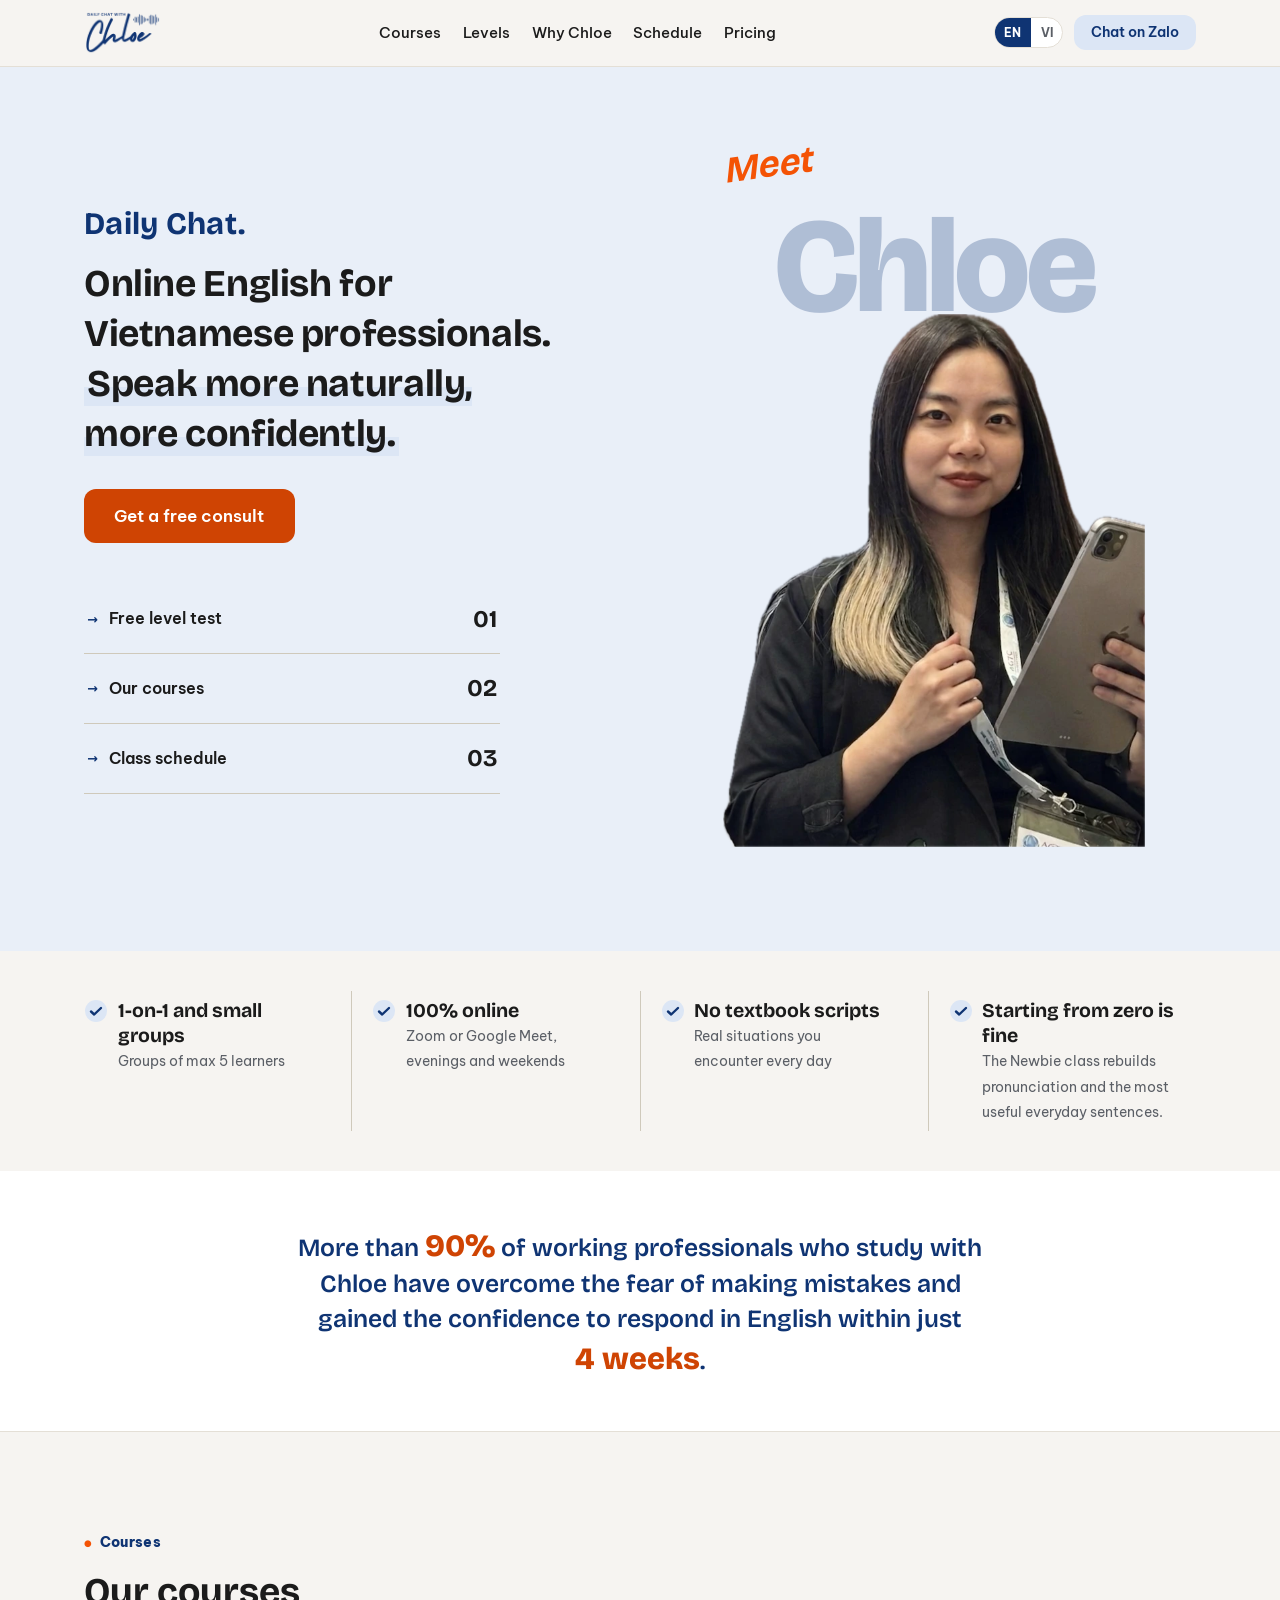
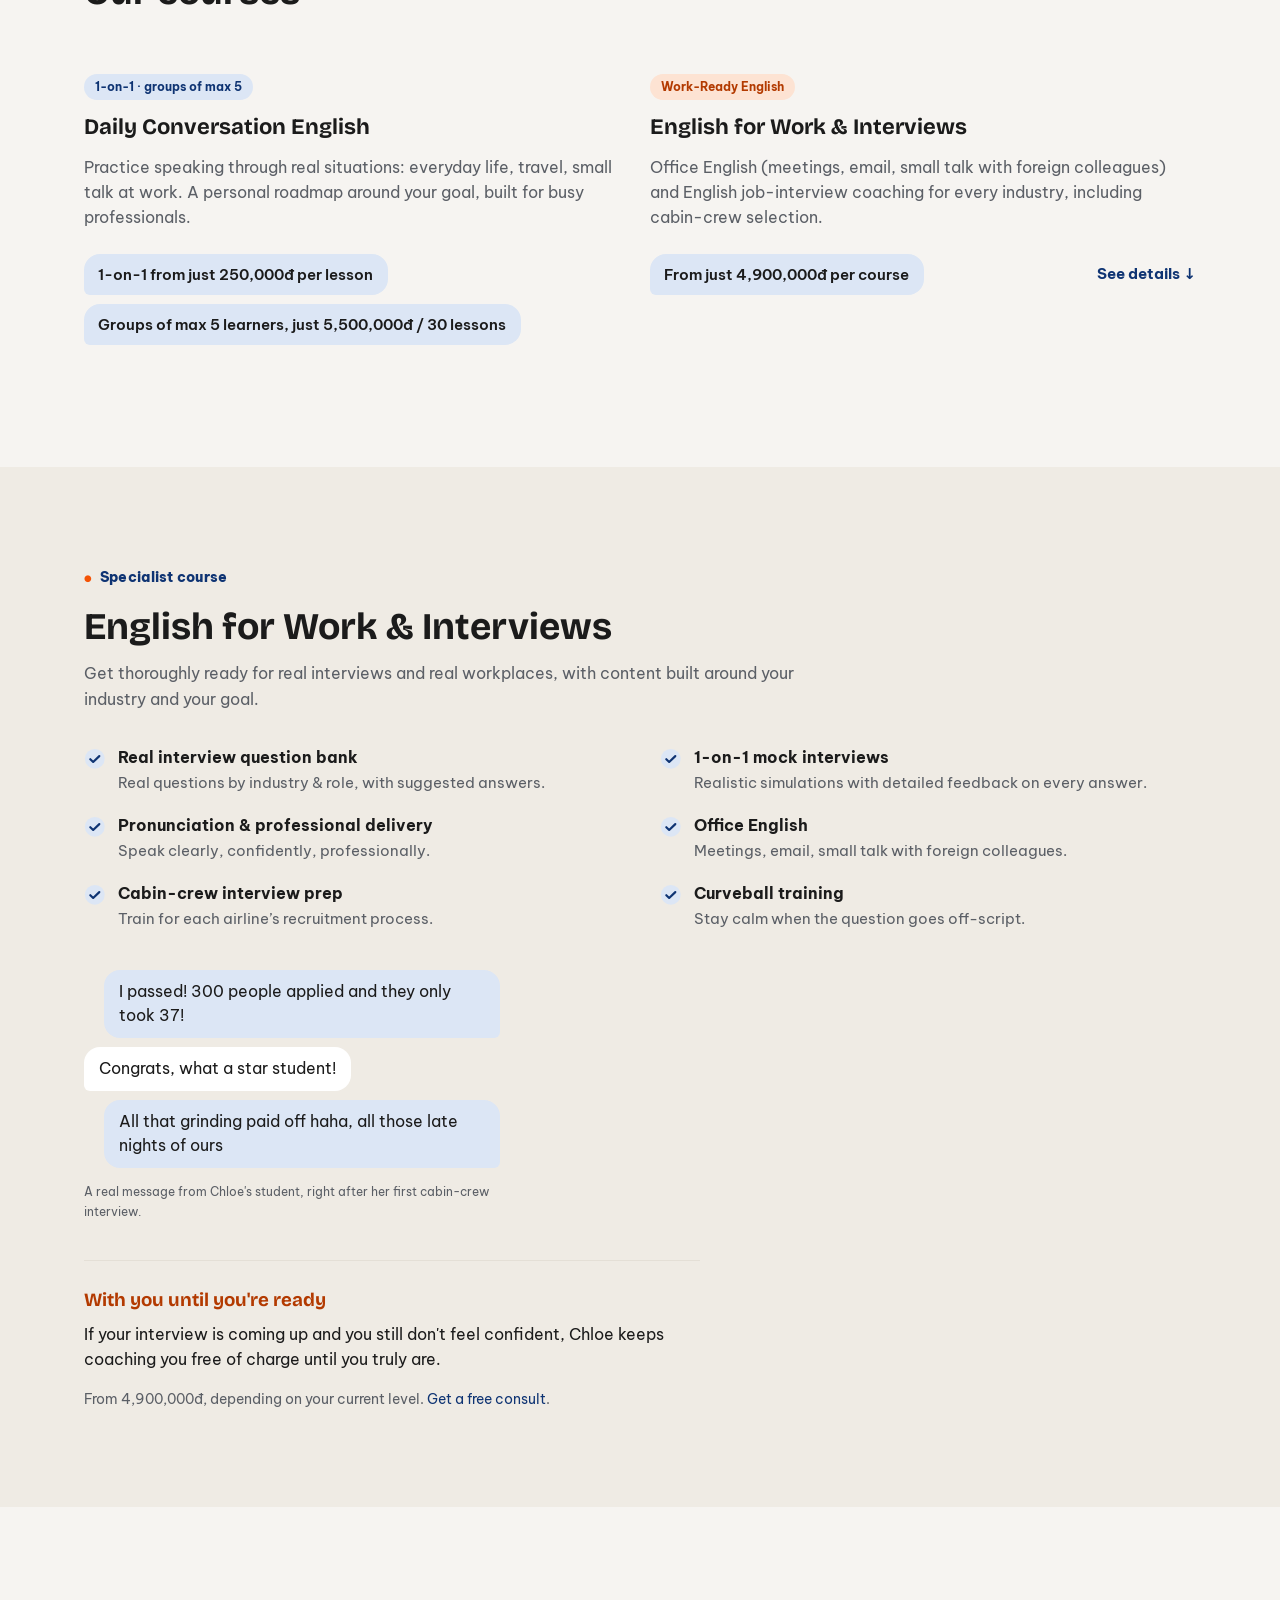
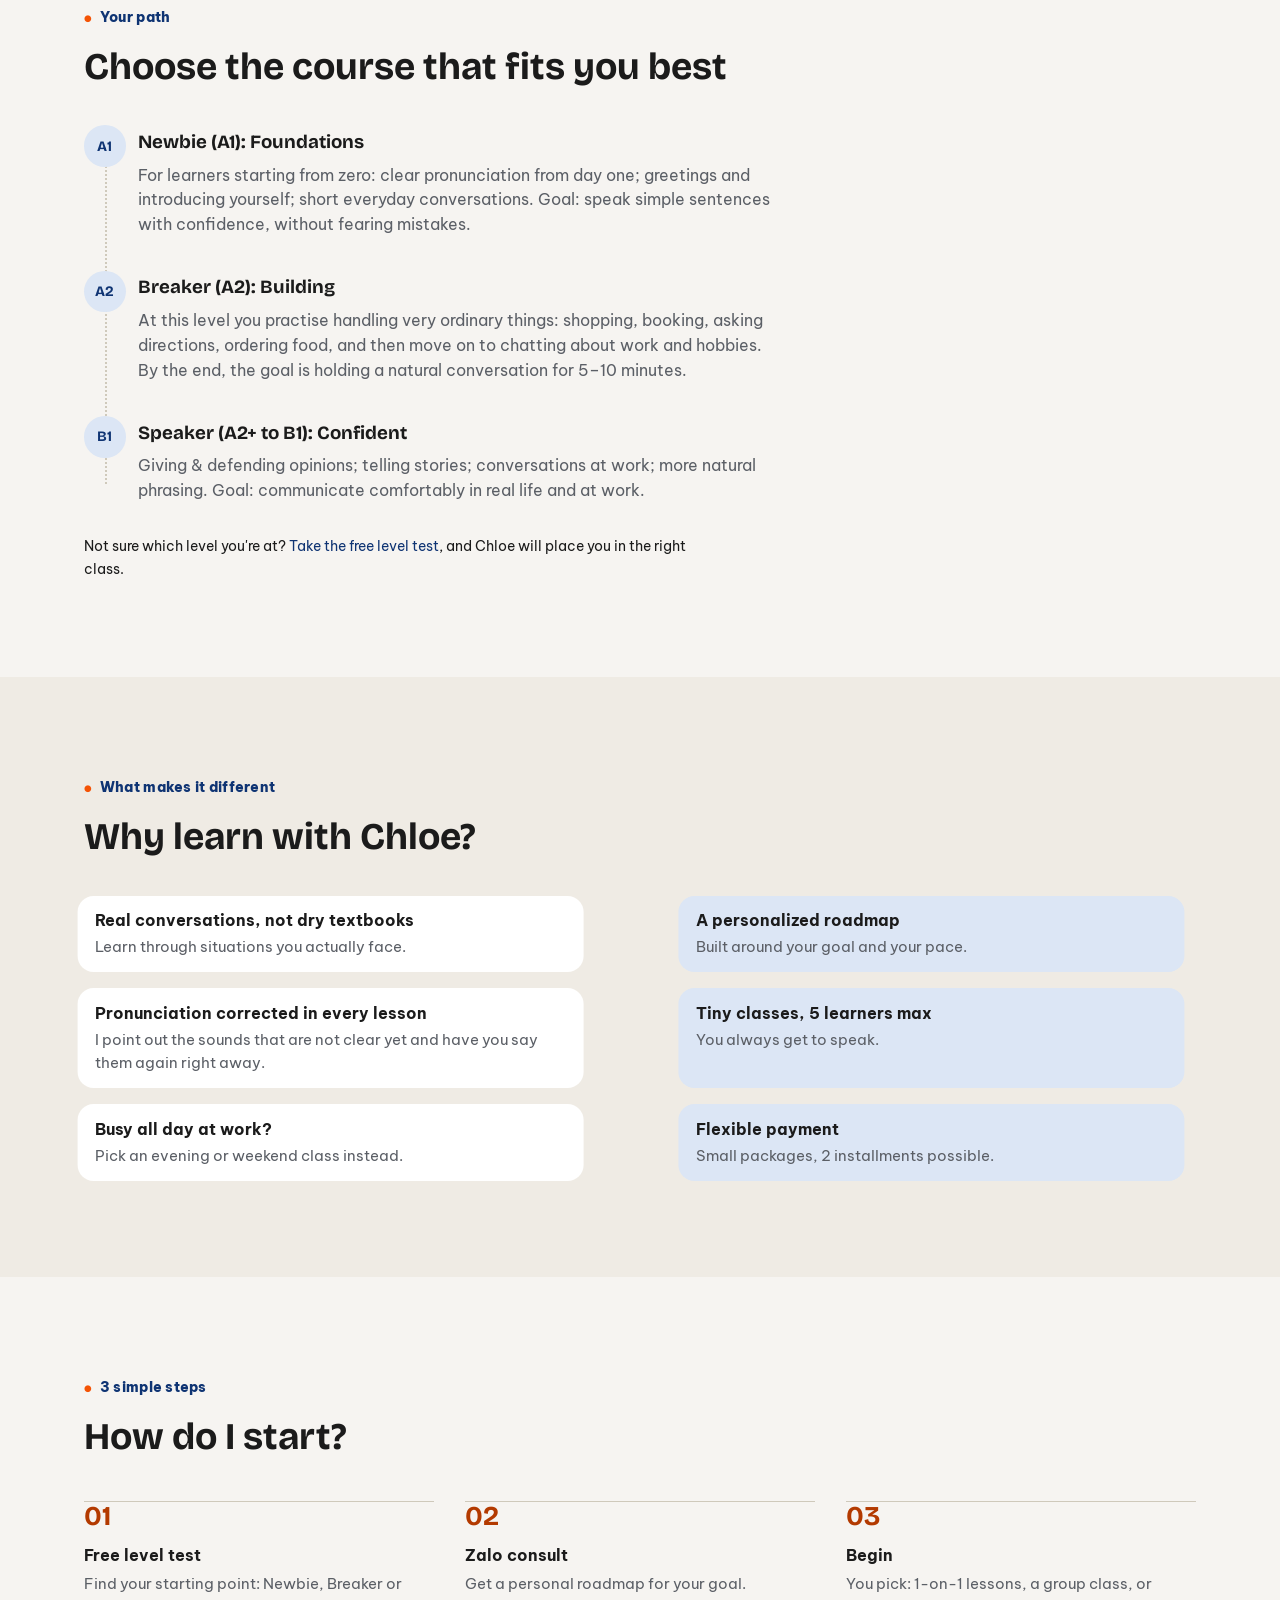
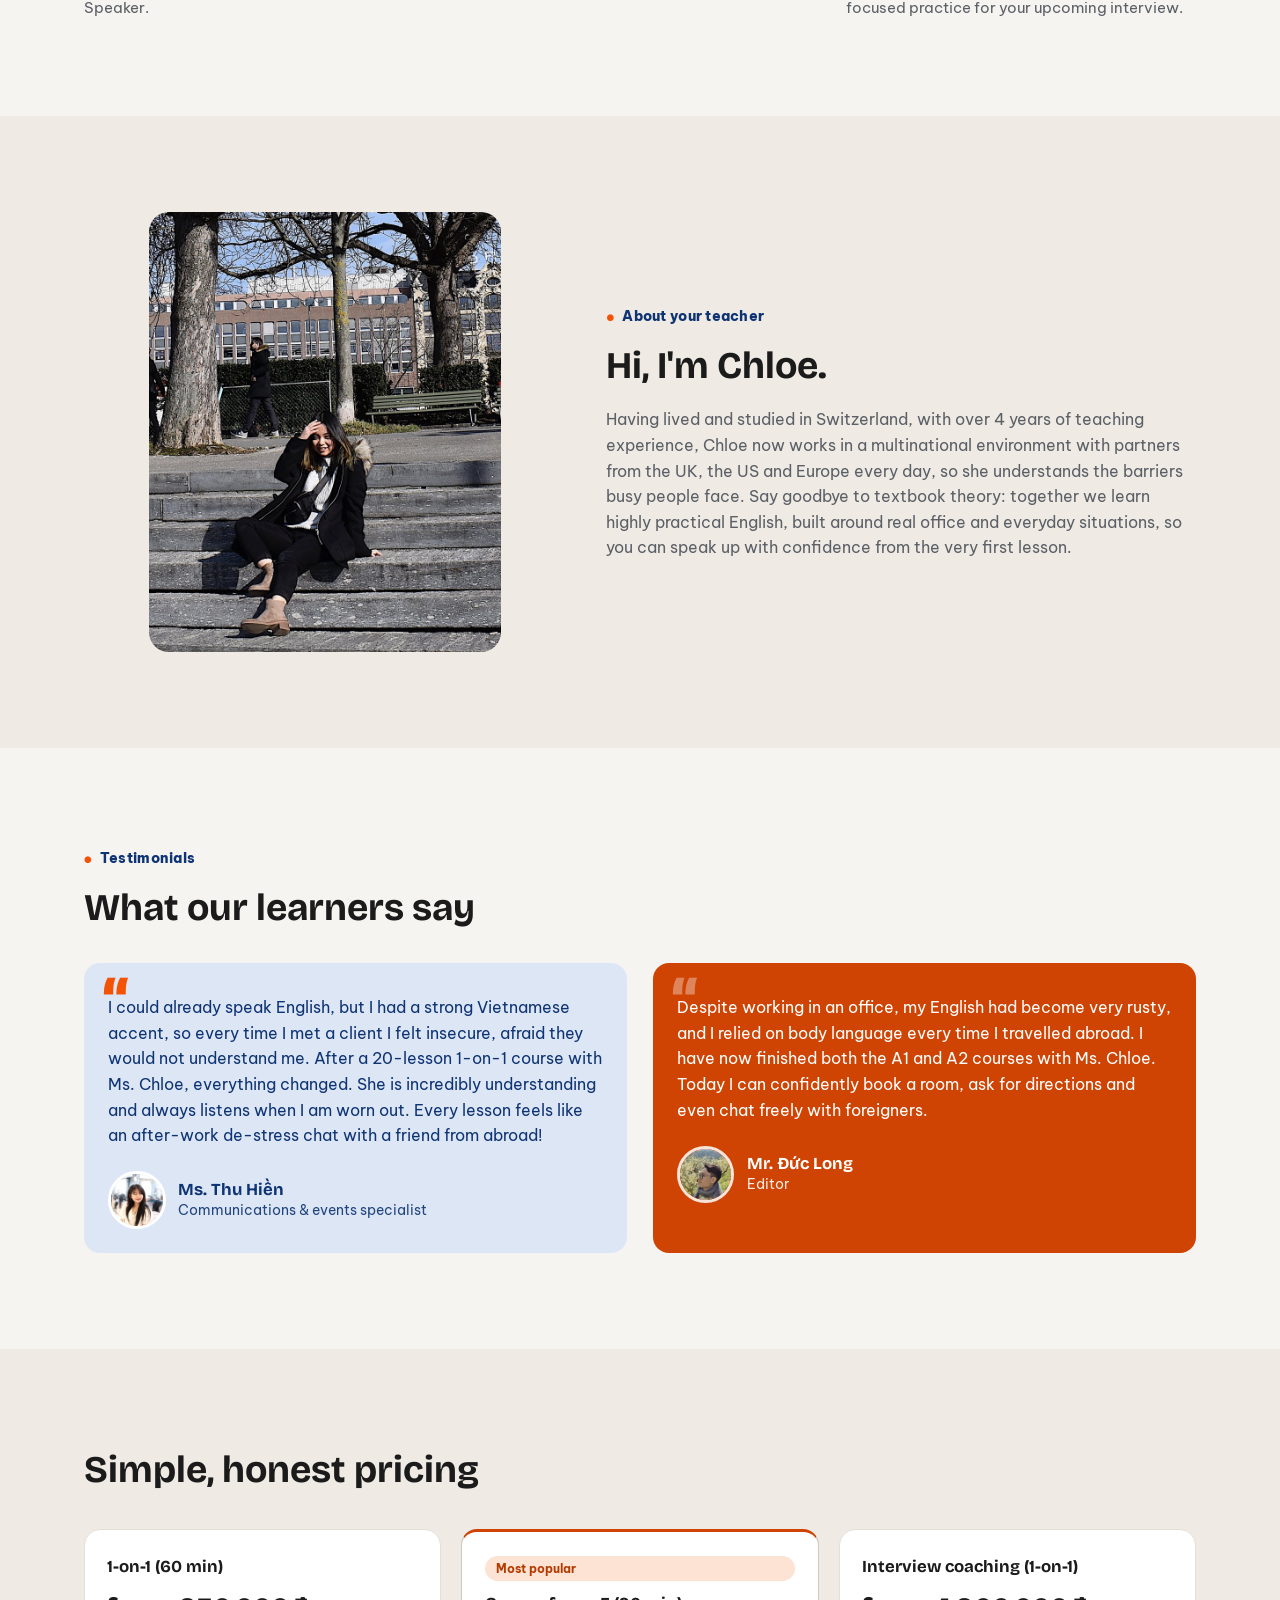
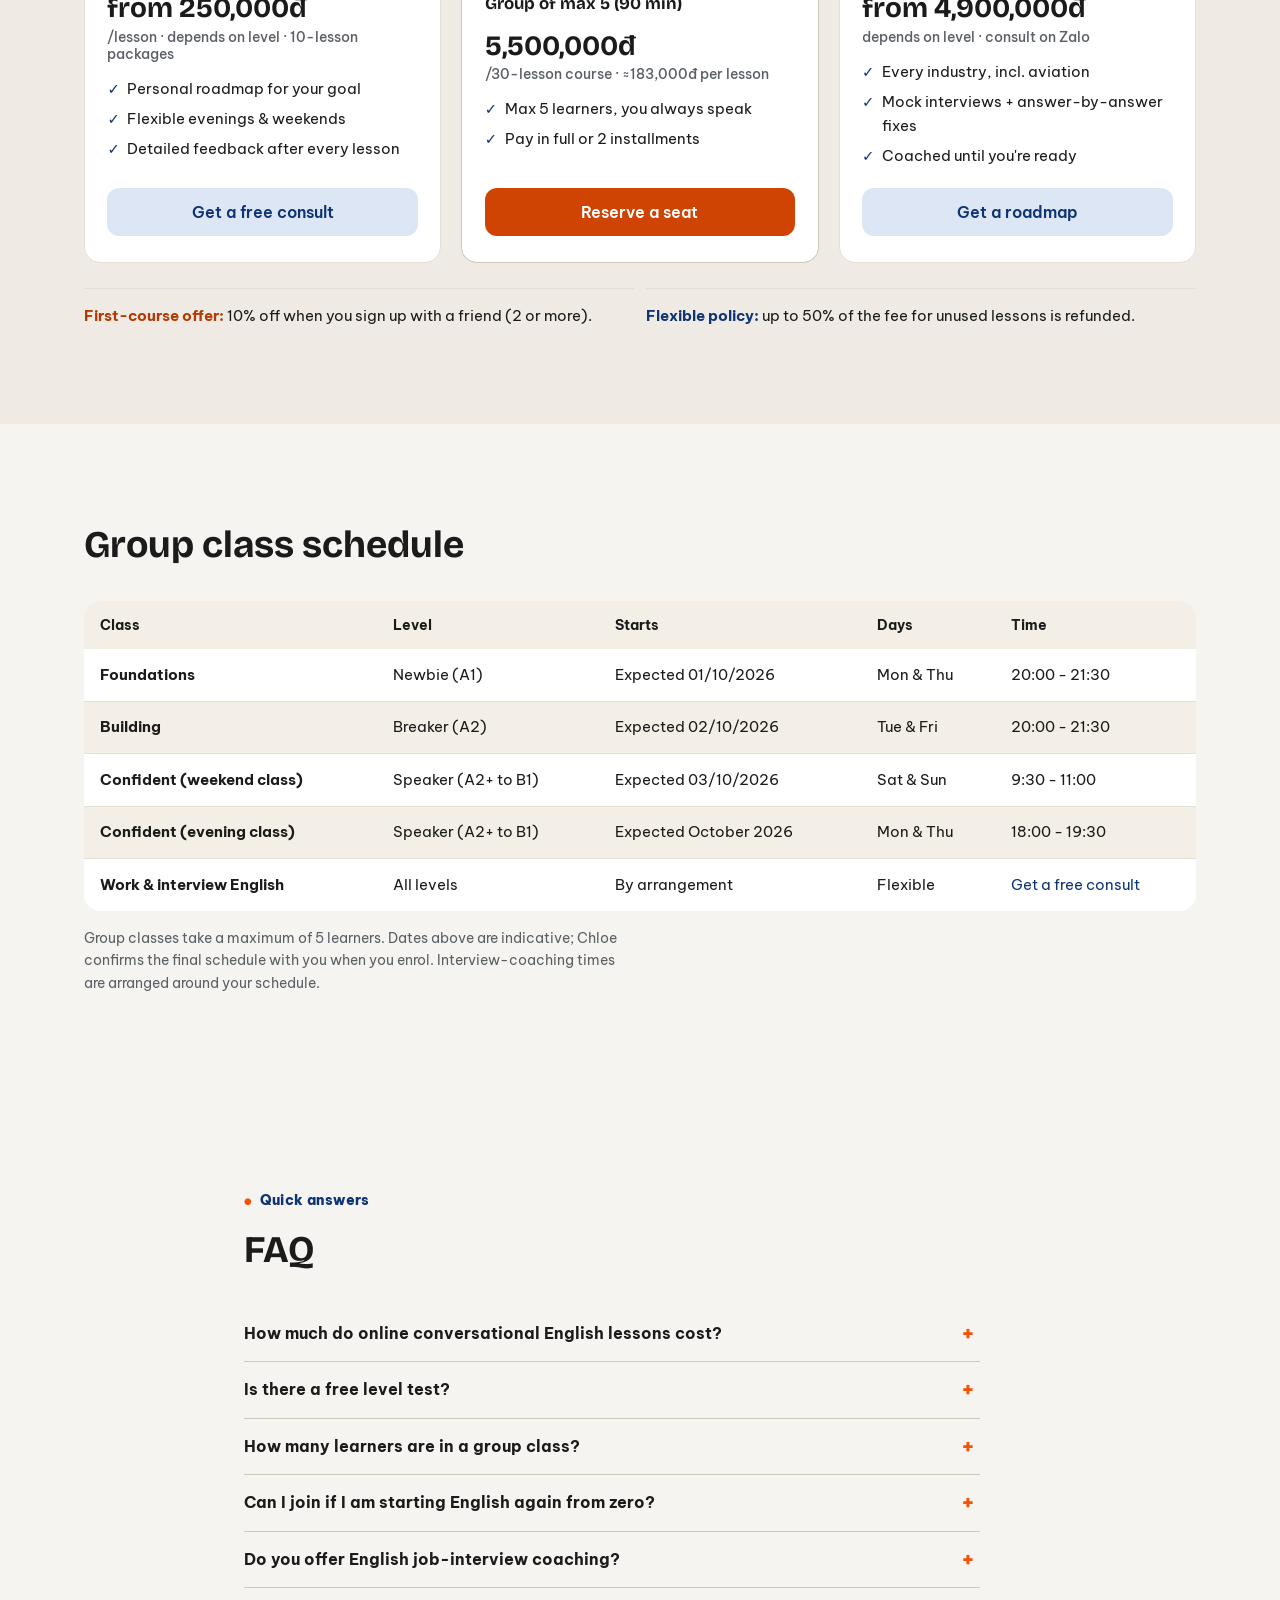
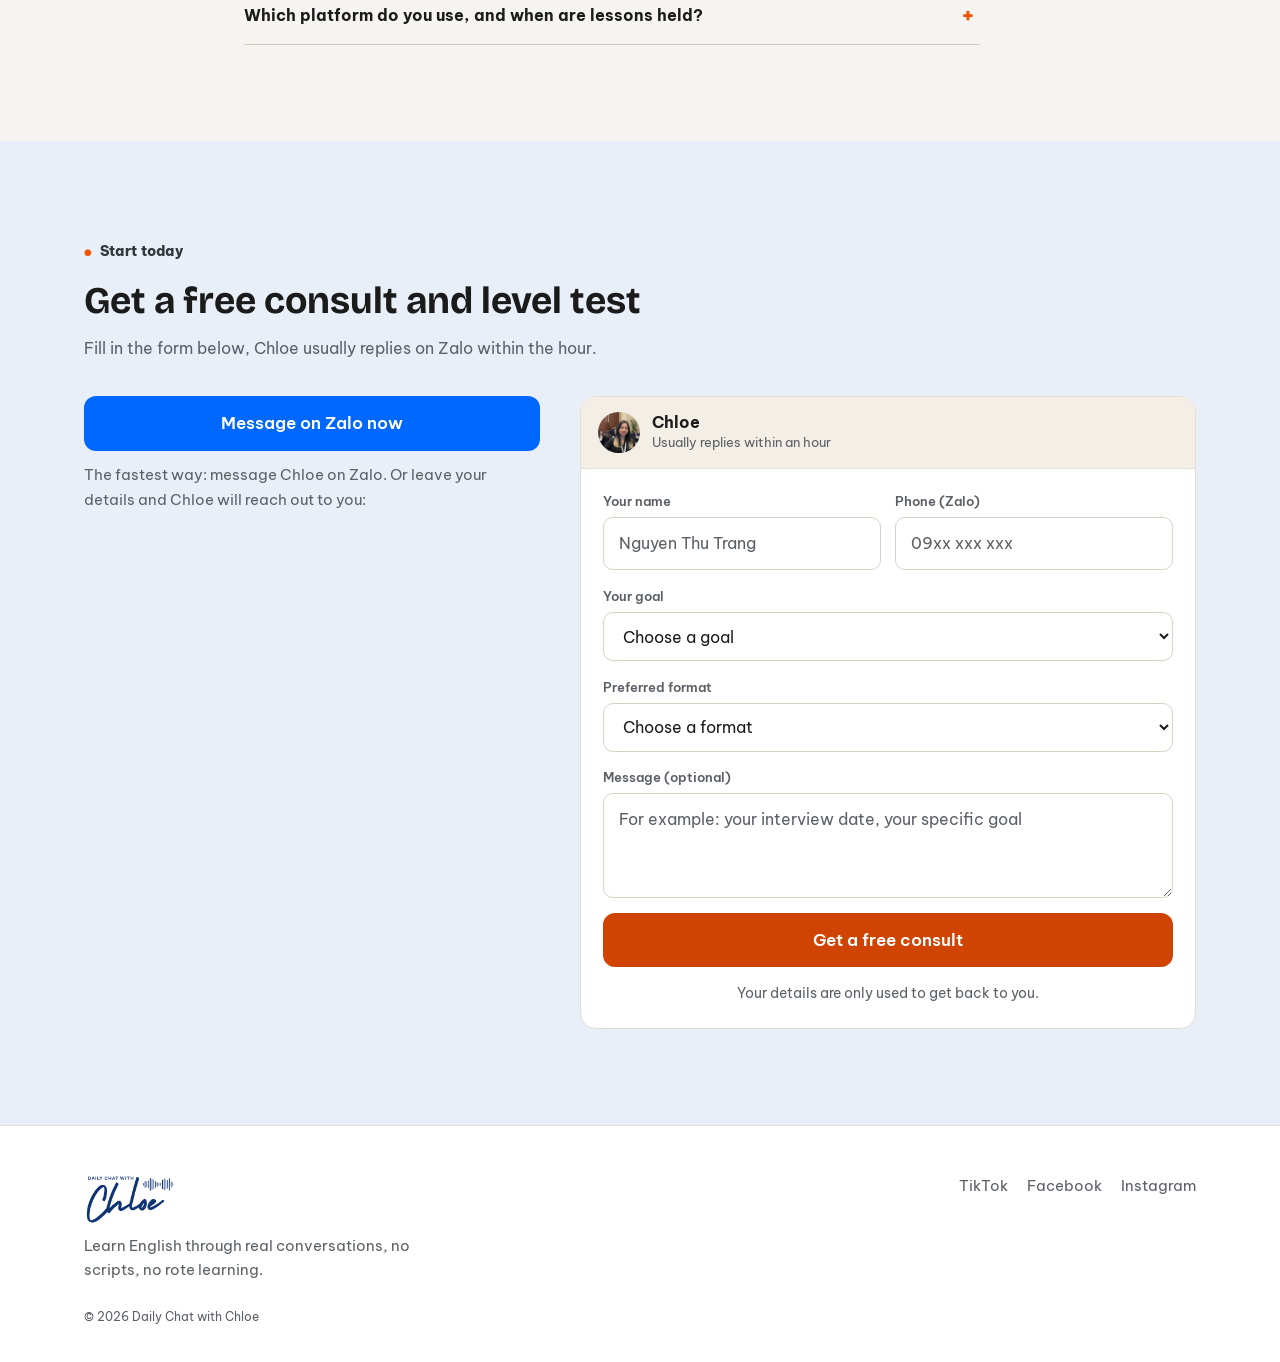
<file: site/index.en.html>
<!DOCTYPE html>
<!-- Daily Chat with Chloe - ENGLISH VERSION. Mirrors index.html markup exactly; only text differs. -->
<html lang="en">
<head>
  <meta charset="UTF-8" />
  <meta name="viewport" content="width=device-width, initial-scale=1.0" />
  <title>Online English for Vietnamese Professionals | Daily Chat with Chloe</title>
  <meta name="description" content="Online English for busy Vietnamese professionals: 1-on-1 from 250,000đ, groups of max 5, English interview coaching. Free level test with Chloe." />
  <link rel="alternate" hreflang="vi" href="https://dailychatwithchloe.com/" />
  <link rel="alternate" hreflang="en" href="https://dailychatwithchloe.com/index.en" />
  <link rel="alternate" hreflang="x-default" href="https://dailychatwithchloe.com/" />
  <link rel="canonical" href="https://dailychatwithchloe.com/index.en" />
  <meta property="og:title" content="Daily Chat with Chloe | English for Vietnamese Working Professionals" />
  <meta property="og:description" content="1-on-1 lessons, groups of max 5, and interview coaching with Chloe. Free level test." />
  <meta property="og:type" content="website" /><meta property="og:locale" content="en_US" />
  <meta property="og:url" content="https://dailychatwithchloe.com/index.en" />
  <meta name="twitter:card" content="summary_large_image" />
  <meta property="og:image" content="https://dailychatwithchloe.com/assets/og-image.png" />
  <meta property="og:image:width" content="1200" /><meta property="og:image:height" content="630" />
  <meta name="twitter:image" content="https://dailychatwithchloe.com/assets/og-image.png" />
  <script type="application/ld+json">
  {"@context":"https://schema.org","@graph":[
    {"@type":"EducationalOrganization","@id":"https://dailychatwithchloe.com/#organization","name":"Daily Chat with Chloe","url":"https://dailychatwithchloe.com/"},
    {"@type":"Course","name":"Daily Conversation English","provider":{"@id":"https://dailychatwithchloe.com/#organization"}},
    {"@type":"Course","name":"English for Work & Interviews","provider":{"@id":"https://dailychatwithchloe.com/#organization"}},
    {"@type":"FAQPage","mainEntity":[
      {"@type":"Question","name":"How much do online conversational English lessons cost?","acceptedAnswer":{"@type":"Answer","text":"1-on-1 lessons start from 250,000đ per lesson (10-lesson package); groups of max 5 cost 5,500,000đ for a 30-lesson course; interview coaching starts from 4,900,000đ depending on your level."}},
      {"@type":"Question","name":"Is there a free level test?","acceptedAnswer":{"@type":"Answer","text":"Yes. You take a free level test before you start, so Chloe can place you in the right class: Newbie, Breaker or Speaker."}},
      {"@type":"Question","name":"How many learners are in a group class?","acceptedAnswer":{"@type":"Answer","text":"A maximum of 5, so you get to speak in every lesson."}},
      {"@type":"Question","name":"Can I join if I am starting English again from zero?","acceptedAnswer":{"@type":"Answer","text":"Yes. The Newbie class (A1) is built for complete beginners or returning learners: we begin again from pronunciation and the most essential everyday sentences."}},
      {"@type":"Question","name":"Do you offer English job-interview coaching?","acceptedAnswer":{"@type":"Answer","text":"Yes. 1-on-1 coaching for every industry, including cabin crew (Vietnam Airlines, Vietjet, Sun PhuQuoc Airways, Emirates, Qatar Airways, Cathay Pacific…)."}},
      {"@type":"Question","name":"Which platform do you use, and when are lessons held?","acceptedAnswer":{"@type":"Answer","text":"Zoom or Google Meet; flexible weekday evening and weekend schedules."}}
    ]}
  ]}
  </script>
  <link rel="preconnect" href="https://fonts.googleapis.com"><link rel="preconnect" href="https://fonts.gstatic.com" crossorigin>
  <link href="https://fonts.googleapis.com/css2?family=Bricolage+Grotesque:wght@600;700;800&family=Be+Vietnam+Pro:wght@400;500;600;700&display=swap" rel="stylesheet">
  <link rel="icon" type="image/svg+xml" href="assets/favicon.svg">
  <meta name="theme-color" content="#F6F4F1">
  <link rel="stylesheet" href="assets/styles.css">
</head>
<body>

<header class="site-head">
  <div class="wrap">
    <a href="#top" class="brand" aria-label="Daily Chat with Chloe - back to top">
      <img src="assets/logo-navy-640.png" alt="Daily Chat with Chloe" width="640" height="358">
    </a>
    <nav class="nav-links" aria-label="Main navigation">
      <a href="#courses">Courses</a>
      <a href="#levels">Levels</a>
      <a href="#why">Why Chloe</a>
      <a href="#schedule">Schedule</a>
      <a href="#pricing">Pricing</a>
    </nav>
    <div class="head-actions">
      <span class="lang"><a href="index.en.html" class="on" aria-current="true">EN</a><a href="index.html">VI</a></span>
      <a href="https://zalo.me/0376427464" target="_blank" rel="noopener noreferrer" class="btn btn--primary head-cta" data-placement="header">Chat on Zalo</a>
    </div>
  </div>
</header>

<main id="top">

  <!-- ============ HERO ============ -->
  <section class="hero band-teal">
    <div class="wrap">
      <div>
        <p class="display-kicker">Daily Chat.</p>
        <h1 class="hero-h1">Online English for Vietnamese professionals. <mark>Speak more naturally, more confidently.</mark></h1>
        <div class="hero-ctas">
          <a href="https://zalo.me/0376427464" target="_blank" rel="noopener noreferrer" class="btn btn--primary btn--lg" data-placement="hero">Get a free consult</a>
        </div>
        <nav class="hero-menu" aria-label="Shortcuts">
          <a href="#enquiry"><span class="tri">→</span> Free level test <span class="num">01</span></a>
          <a href="#courses"><span class="tri">→</span> Our courses <span class="num">02</span></a>
          <a href="#schedule"><span class="tri">→</span> Class schedule <span class="num">03</span></a>
        </nav>
      </div>
      <div class="hero-chat">
        <figure class="meet">
          <span class="meet-script" aria-hidden="true">Meet</span>
          <span class="meet-word" aria-hidden="true">Chloe</span>
          <img class="meet-photo" src="assets/chloe-cutout.webp" alt="Chloe" width="628" height="793" fetchpriority="high">
        </figure>
      </div>
    </div>
  </section>

  <!-- ============ TRUST STRIP ============ -->
  <section class="trust" aria-label="Highlights">
    <div class="wrap">
      <div class="trust-item"><svg viewBox="0 0 24 24" fill="none" aria-hidden="true"><circle cx="12" cy="12" r="11" fill="#DCE6F5"/><path d="M7 12.5l3.2 3L17 9" stroke="#0F3473" stroke-width="2.4" stroke-linecap="round" stroke-linejoin="round"/></svg><div><b>1-on-1 and small groups</b><span>Groups of max 5 learners</span></div></div>
      <div class="trust-item"><svg viewBox="0 0 24 24" fill="none" aria-hidden="true"><circle cx="12" cy="12" r="11" fill="#DCE6F5"/><path d="M7 12.5l3.2 3L17 9" stroke="#0F3473" stroke-width="2.4" stroke-linecap="round" stroke-linejoin="round"/></svg><div><b>100% online</b><span>Zoom or Google Meet, evenings and weekends</span></div></div>
      <div class="trust-item"><svg viewBox="0 0 24 24" fill="none" aria-hidden="true"><circle cx="12" cy="12" r="11" fill="#DCE6F5"/><path d="M7 12.5l3.2 3L17 9" stroke="#0F3473" stroke-width="2.4" stroke-linecap="round" stroke-linejoin="round"/></svg><div><b>No textbook scripts</b><span>Real situations you encounter every day</span></div></div>
      <div class="trust-item"><svg viewBox="0 0 24 24" fill="none" aria-hidden="true"><circle cx="12" cy="12" r="11" fill="#DCE6F5"/><path d="M7 12.5l3.2 3L17 9" stroke="#0F3473" stroke-width="2.4" stroke-linecap="round" stroke-linejoin="round"/></svg><div><b>Starting from zero is fine</b><span>The Newbie class rebuilds pronunciation and the most useful everyday sentences.</span></div></div>
    </div>
  </section>

  <!-- ============ RESULT CLAIM (owner-supplied) ============ -->
  <section id="result" class="claim" aria-label="Learner results">
    <div class="wrap">
      <p class="claim-text">More than <strong>90%</strong> of working professionals who study with Chloe have overcome the fear of making mistakes and gained the confidence to respond in English within just <strong>4&nbsp;weeks</strong>.</p>
    </div>
  </section>

  <!-- ============ COURSES ============ -->
  <section id="courses">
    <div class="wrap">
      <div class="section-head">
        <span class="kicker">Courses</span>
        <h2>Our courses</h2>
      </div>
      <div class="grid grid-2">
        <article class="course course--daily">
          <span class="chip chip--teal">1-on-1 · groups of max 5</span>
          <h3>Daily Conversation English</h3>
          <p>Practice speaking through real situations: everyday life, travel, small talk at work. A personal roadmap around your goal, built for busy professionals.</p>
          <div class="course-foot course-foot--stack"><span class="price-bubble">1-on-1 from just 250,000đ per lesson</span><span class="price-bubble">Groups of max 5 learners, just 5,500,000đ / 30 lessons</span></div>
        </article>
        <article class="course course--work">
          <span class="chip">Work-Ready English</span>
          <h3>English for Work &amp; Interviews</h3>
          <p>Office English (meetings, email, small talk with foreign colleagues) and English job-interview coaching for every industry, including cabin-crew selection.</p>
          <div class="course-foot"><span class="price-bubble">From just 4,900,000đ per course</span><a href="#work" class="course-link">See details ↓</a></div>
        </article>
      </div>
    </div>
  </section>

  <!-- ============ WORK & INTERVIEWS ============ -->
  <section id="work" class="band-deep">
    <div class="wrap">
      <div class="section-head">
        <span class="kicker">Specialist course</span>
        <h2>English for Work &amp; Interviews</h2>
        <p class="muted">Get thoroughly ready for real interviews and real workplaces, with content built around your industry and your goal.</p>
      </div>
      <div class="checklist">
        <div class="check"><svg viewBox="0 0 24 24" fill="none" aria-hidden="true"><circle cx="12" cy="12" r="11" fill="#DCE6F5"/><path d="M7 12.5l3.2 3L17 9" stroke="#0F3473" stroke-width="2.4" stroke-linecap="round" stroke-linejoin="round"/></svg><div><b>Real interview question bank</b><span>Real questions by industry &amp; role, with suggested answers.</span></div></div>
        <div class="check"><svg viewBox="0 0 24 24" fill="none" aria-hidden="true"><circle cx="12" cy="12" r="11" fill="#DCE6F5"/><path d="M7 12.5l3.2 3L17 9" stroke="#0F3473" stroke-width="2.4" stroke-linecap="round" stroke-linejoin="round"/></svg><div><b>1-on-1 mock interviews</b><span>Realistic simulations with detailed feedback on every answer.</span></div></div>
        <div class="check"><svg viewBox="0 0 24 24" fill="none" aria-hidden="true"><circle cx="12" cy="12" r="11" fill="#DCE6F5"/><path d="M7 12.5l3.2 3L17 9" stroke="#0F3473" stroke-width="2.4" stroke-linecap="round" stroke-linejoin="round"/></svg><div><b>Pronunciation &amp; professional delivery</b><span>Speak clearly, confidently, professionally.</span></div></div>
        <div class="check"><svg viewBox="0 0 24 24" fill="none" aria-hidden="true"><circle cx="12" cy="12" r="11" fill="#DCE6F5"/><path d="M7 12.5l3.2 3L17 9" stroke="#0F3473" stroke-width="2.4" stroke-linecap="round" stroke-linejoin="round"/></svg><div><b>Office English</b><span>Meetings, email, small talk with foreign colleagues.</span></div></div>
        <div class="check"><svg viewBox="0 0 24 24" fill="none" aria-hidden="true"><circle cx="12" cy="12" r="11" fill="#DCE6F5"/><path d="M7 12.5l3.2 3L17 9" stroke="#0F3473" stroke-width="2.4" stroke-linecap="round" stroke-linejoin="round"/></svg><div><b>Cabin-crew interview prep</b><span>Train for each airline’s recruitment process.</span></div></div>
        <div class="check"><svg viewBox="0 0 24 24" fill="none" aria-hidden="true"><circle cx="12" cy="12" r="11" fill="#DCE6F5"/><path d="M7 12.5l3.2 3L17 9" stroke="#0F3473" stroke-width="2.4" stroke-linecap="round" stroke-linejoin="round"/></svg><div><b>Curveball training</b><span>Stay calm when the question goes off-script.</span></div></div>
      </div>
      <div class="proof-chat thread">
        <span class="bubble bubble--out from-me">I passed! 300 people applied and they only took 37!</span>
        <span class="bubble bubble--in from-them">Congrats, what a star student!</span>
        <span class="bubble bubble--out from-me">All that grinding paid off haha, all those late nights of ours</span>
        <p class="bubble-meta">A real message from Chloe's student, right after her first cabin-crew interview.</p>
      </div>
      <div class="guarantee">
        <h3>With you until you're ready</h3>
        <p>If your interview is coming up and you still don't feel confident, Chloe keeps coaching you free of charge until you truly are.</p>
      </div>
      <p class="small muted" style="margin-top:1rem">From 4,900,000đ, depending on your current level. <a href="https://zalo.me/0376427464" target="_blank" rel="noopener noreferrer">Get a free consult</a>.</p>
    </div>
  </section>

  <!-- ============ LEVELS ============ -->
  <section id="levels">
    <div class="wrap">
      <div class="section-head">
        <span class="kicker">Your path</span>
        <h2>Choose the course that fits you best</h2>
      </div>
      <div class="rail">
        <div class="rail-item">
          <span class="rail-badge">A1</span>
          <h3>Newbie (A1): Foundations</h3>
          <p>For learners starting from zero: clear pronunciation from day one; greetings and introducing yourself; short everyday conversations. Goal: speak simple sentences with confidence, without fearing mistakes.</p>
        </div>
        <div class="rail-item">
          <span class="rail-badge">A2</span>
          <h3>Breaker (A2): Building</h3>
          <p>At this level you practise handling very ordinary things: shopping, booking, asking directions, ordering food, and then move on to chatting about work and hobbies. By the end, the goal is holding a natural conversation for 5–10 minutes.</p>
        </div>
        <div class="rail-item">
          <span class="rail-badge">B1</span>
          <h3>Speaker (A2+ to B1): Confident</h3>
          <p>Giving &amp; defending opinions; telling stories; conversations at work; more natural phrasing. Goal: communicate comfortably in real life and at work.</p>
        </div>
      </div>
      <p class="small" style="margin-top:2rem">Not sure which level you're at? <a href="#enquiry">Take the free level test</a>, and Chloe will place you in the right class.</p>
    </div>
  </section>

  <!-- ============ WHY ============ -->
  <section id="why" class="band-deep">
    <div class="wrap">
      <div class="section-head">
        <span class="kicker">What makes it different</span>
        <h2>Why learn with Chloe?</h2>
      </div>
      <div class="wall">
        <div class="bubble from-them"><b>Real conversations, not dry textbooks</b><span>Learn through situations you actually face.</span></div>
        <div class="bubble from-me"><b>A personalized roadmap</b><span>Built around your goal and your pace.</span></div>
        <div class="bubble from-them"><b>Pronunciation corrected in every lesson</b><span>I point out the sounds that are not clear yet and have you say them again right away.</span></div>
        <div class="bubble from-me"><b>Tiny classes, 5 learners max</b><span>You always get to speak.</span></div>
        <div class="bubble from-them"><b>Busy all day at work?</b><span>Pick an evening or weekend class instead.</span></div>
        <div class="bubble from-me"><b>Flexible payment</b><span>Small packages, 2 installments possible.</span></div>
      </div>
    </div>
  </section>

  <!-- ============ HOW ============ -->
  <section id="how">
    <div class="wrap">
      <div class="section-head">
        <span class="kicker">3 simple steps</span>
        <h2>How do I start?</h2>
      </div>
      <div class="steps">
        <div class="step"><b>Free level test</b><p>Find your starting point: Newbie, Breaker or Speaker.</p></div>
        <div class="step"><b>Zalo consult</b><p>Get a personal roadmap for your goal.</p></div>
        <div class="step"><b>Begin</b><p>You pick: 1-on-1 lessons, a group class, or focused practice for your upcoming interview.</p></div>
      </div>
    </div>
  </section>

  <!-- ============ ABOUT ============ -->
  <section id="about" class="about band-deep">
    <div class="wrap">
      <img class="about-photo" src="assets/chloe.jpg" alt="Chloe" width="800" height="1000" loading="lazy">
      <div>
        <span class="kicker">About your teacher</span>
        <h2>Hi, I'm Chloe.</h2>
        <p class="body">Having lived and studied in Switzerland, with over 4 years of teaching experience, Chloe now works in a multinational environment with partners from the UK, the US and Europe every day, so she understands the barriers busy people face. Say goodbye to textbook theory: together we learn highly practical English, built around real office and everyday situations, so you can speak up with confidence from the very first lesson.</p>
      </div>
    </div>
  </section>

  <!-- ============ TESTIMONIALS ============ -->
  <section id="testimonials">
    <div class="wrap">
      <div class="section-head">
        <span class="kicker">Testimonials</span>
        <h2>What our learners say</h2>
      </div>
      <div class="tgrid">
        <article class="tcard tcard--navy">
          <span class="tquote" aria-hidden="true">“</span>
          <p class="tsay">I could already speak English, but I had a strong Vietnamese accent, so every time I met a client I felt insecure, afraid they would not understand me. After a 20-lesson 1-on-1 course with Ms. Chloe, everything changed. She is incredibly understanding and always listens when I am worn out. Every lesson feels like an after-work de-stress chat with a friend from abroad!</p>
          <footer class="twho"><img src="assets/student-thuhien.jpg" alt="" width="480" height="480" loading="lazy"><span><b>Ms. Thu Hiền</b><small>Communications &amp; events specialist</small></span></footer>
        </article>
        <article class="tcard tcard--orange">
          <span class="tquote" aria-hidden="true">“</span>
          <p class="tsay">Despite working in an office, my English had become very rusty, and I relied on body language every time I travelled abroad. I have now finished both the A1 and A2 courses with Ms. Chloe. Today I can confidently book a room, ask for directions and even chat freely with foreigners.</p>
          <footer class="twho"><img src="assets/student-duclong.jpg" alt="" width="480" height="480" loading="lazy"><span><b>Mr. Đức Long</b><small>Editor</small></span></footer>
        </article>
      </div>
    </div>
  </section>

  <!-- ============ PRICING ============ -->
  <section id="pricing" class="band-deep">
    <div class="wrap">
      <div class="section-head">
        <h2>Simple, honest pricing</h2>
      </div>
      <div class="prices">
        <article class="price-card">
          <h3>1-on-1 (60 min)</h3>
          <p class="amount">from 250,000đ<small>/lesson · depends on level · 10-lesson packages</small></p>
          <ul>
            <li>Personal roadmap for your goal</li>
            <li>Flexible evenings &amp; weekends</li>
            <li>Detailed feedback after every lesson</li>
          </ul>
          <a href="#enquiry" class="btn btn--teal" data-goal="Daily conversational English">Get a free consult</a>
        </article>
        <article class="price-card price-card--hot">
          <span class="chip">Most popular</span>
          <h3>Group of max 5 (90 min)</h3>
          <p class="amount">5,500,000đ<small>/30-lesson course · ≈183,000đ per lesson</small></p>
          <ul>
            <li>Max 5 learners, you always speak</li>
            <li>Pay in full or 2 installments</li>
            
          </ul>
          <a href="#enquiry" class="btn btn--primary" data-goal="Daily conversational English">Reserve a seat</a>
        </article>
        <article class="price-card">
          <h3>Interview coaching (1-on-1)</h3>
          <p class="amount">from 4,900,000đ<small>depends on level · consult on Zalo</small></p>
          <ul>
            <li>Every industry, incl. aviation</li>
            <li>Mock interviews + answer-by-answer fixes</li>
            <li>Coached until you're ready</li>
          </ul>
          <a href="#enquiry" class="btn btn--teal" data-goal="Job interview coaching">Get a roadmap</a>
        </article>
      </div>
      <div class="offer-rows">
        <p class="offer offer--coral"><b>First-course offer:</b> 10% off when you sign up with a friend (2 or more).</p>
        <p class="offer offer--teal"><b>Flexible policy:</b> up to 50% of the fee for unused lessons is refunded.</p>
      </div>
      </div>
  </section>

  <!-- ============ SCHEDULE ============ -->
  <section id="schedule">
    <div class="wrap">
      <div class="section-head">
        <h2>Group class schedule</h2>
      </div>
      <div class="table-wrap">
          <table class="sched">
            <thead><tr><th>Class</th><th>Level</th><th>Starts</th><th>Days</th><th>Time</th></tr></thead>
            <tbody>
              <tr><td><b>Foundations</b></td><td data-l="Level">Newbie (A1)</td><td data-l="Starts">Expected 01/10/2026</td><td data-l="Days">Mon &amp; Thu</td><td data-l="Time">20:00 - 21:30</td></tr>
              <tr><td><b>Building</b></td><td data-l="Level">Breaker (A2)</td><td data-l="Starts">Expected 02/10/2026</td><td data-l="Days">Tue &amp; Fri</td><td data-l="Time">20:00 - 21:30</td></tr>
              <tr><td><b>Confident (weekend class)</b></td><td data-l="Level">Speaker (A2+ to B1)</td><td data-l="Starts">Expected 03/10/2026</td><td data-l="Days">Sat &amp; Sun</td><td data-l="Time">9:30 - 11:00</td></tr>
              <tr><td><b>Confident (evening class)</b></td><td data-l="Level">Speaker (A2+ to B1)</td><td data-l="Starts">Expected October 2026</td><td data-l="Days">Mon &amp; Thu</td><td data-l="Time">18:00 - 19:30</td></tr>
              <tr><td><b>Work &amp; interview English</b></td><td data-l="Level">All levels</td><td data-l="Starts">By arrangement</td><td data-l="Days">Flexible</td><td data-l="Time"><a href="https://zalo.me/0376427464" target="_blank" rel="noopener noreferrer">Get a free consult</a></td></tr>
            </tbody>
          </table>
        </div>
        <p class="sched-note">Group classes take a maximum of 5 learners. Dates above are indicative; Chloe confirms the final schedule with you when you enrol. Interview-coaching times are arranged around your schedule.</p>
    </div>
  </section>

  <!-- ============ FAQ ============ -->
  <section id="faq">
    <div class="wrap wrap--narrow">
      <div class="section-head">
        <span class="kicker">Quick answers</span>
        <h2>FAQ</h2>
      </div>
      <div class="faq">
        <details>
          <summary><span class="bubble">How much do online conversational English lessons cost?</span></summary>
          <div class="answer"><span class="avatar">C</span><span class="bubble">1-on-1 lessons start from 250,000đ per lesson (10-lesson package); groups of max 5 cost 5,500,000đ for a 30-lesson course; interview coaching starts from 4,900,000đ depending on your level.</span></div>
        </details>
        <details>
          <summary><span class="bubble">Is there a free level test?</span></summary>
          <div class="answer"><span class="avatar">C</span><span class="bubble">Yes. You take a free level test before you start, so Chloe can place you in the right class: Newbie, Breaker or Speaker.</span></div>
        </details>
        <details>
          <summary><span class="bubble">How many learners are in a group class?</span></summary>
          <div class="answer"><span class="avatar">C</span><span class="bubble">A maximum of 5, so you get to speak in every lesson.</span></div>
        </details>
        <details>
          <summary><span class="bubble">Can I join if I am starting English again from zero?</span></summary>
          <div class="answer"><span class="avatar">C</span><span class="bubble">Yes. The Newbie class (A1) is built for complete beginners or returning learners: we begin again from pronunciation and the most essential everyday sentences.</span></div>
        </details>
        <details>
          <summary><span class="bubble">Do you offer English job-interview coaching?</span></summary>
          <div class="answer"><span class="avatar">C</span><span class="bubble">Yes. 1-on-1 coaching for every industry, including cabin crew (Vietnam Airlines, Vietjet, Sun PhuQuoc Airways, Emirates, Qatar Airways, Cathay Pacific…).</span></div>
        </details>
        <details>
          <summary><span class="bubble">Which platform do you use, and when are lessons held?</span></summary>
          <div class="answer"><span class="avatar">C</span><span class="bubble">Zoom or Google Meet; flexible weekday evening and weekend schedules.</span></div>
        </details>
      </div>
    </div>
  </section>

  <!-- ============ ENQUIRY ============ -->
  <section id="enquiry" class="band-teal">
    <div class="wrap">
      <div class="section-head">
        <span class="kicker">Start today</span>
        <h2>Get a free consult and level test</h2>
        <p class="muted">Fill in the form below, Chloe usually replies on Zalo within the hour.</p>
      </div>
      <div class="enquiry-grid">
        <div class="zalo-first">
          <a href="https://zalo.me/0376427464" target="_blank" rel="noopener noreferrer" class="btn btn--zalo btn--lg btn--block" data-placement="enquiry">Message on Zalo now</a>
          <p class="muted">The fastest way: message Chloe on Zalo. Or leave your details and Chloe will reach out to you:</p>
        </div>
        <div class="form-card">
          <div class="chat-card__head">
            <img class="avatar" src="assets/chloe-sq.jpg" alt="" width="800" height="800" loading="lazy">
            <div>
              <p class="chat-card__name">Chloe</p>
              <p class="chat-card__status">Usually replies within an hour</p>
            </div>
          </div>
          <form action="https://formspree.io/f/mrpzjoyy" method="POST">
            <div class="form-2col">
              <div class="field"><label class="flabel" for="f-name">Your name</label><input required minlength="2" id="f-name" name="name" placeholder="Nguyen Thu Trang" autocomplete="name"></div>
              <div class="field"><label class="flabel" for="f-contact">Phone (Zalo)</label><input required pattern="[0-9+ \(\)\-]{8,20}" id="f-contact" name="contact" placeholder="09xx xxx xxx" inputmode="tel" autocomplete="tel"></div>
            </div>
            <div class="field"><label class="flabel" for="f-goal">Your goal</label><select id="f-goal" name="goal">
              <option value="">Choose a goal</option>
              <option>Daily conversational English</option>
              <option>English for work</option>
              <option>Job interview coaching</option>
              <option>Cabin-crew interview coaching</option>
              <option>Other</option>
            </select></div>
            <div class="field"><label class="flabel" for="f-format">Preferred format</label><select id="f-format" name="format">
              <option value="">Choose a format</option>
              <option>1-on-1 lessons</option>
              <option>Group class (max 5 learners, not available for interview coaching)</option>
              <option>Not sure yet</option>
            </select></div>
            <div class="field"><label class="flabel" for="f-msg">Message (optional)</label><textarea id="f-msg" name="message" rows="3" placeholder="For example: your interview date, your specific goal"></textarea></div>
            <input type="text" name="_gotcha" tabindex="-1" autocomplete="off" hidden>
            <p class="form-status" role="status" aria-live="polite"></p>
            <button type="submit" class="btn btn--primary btn--lg btn--block">Get a free consult</button>
            <p class="small muted" style="text-align:center;margin:0">Your details are only used to get back to you.</p>
          </form>
        </div>
      </div>
    </div>
  </section>
</main>

<!-- ============ FOOTER ============ -->
<footer class="site-foot band-ink">
  <div class="wrap">
    <div>
      <a href="#top" class="brand"><img src="assets/logo-navy-640.png" alt="Daily Chat with Chloe" width="640" height="358"></a>
      <p class="foot-tag muted">Learn English through real conversations, no scripts, no rote learning.</p>
    </div>
    <nav class="foot-links" aria-label="Links">
      <a href="https://www.tiktok.com/@dailychatwchloe" target="_blank" rel="noopener noreferrer">TikTok</a>
      <a href="https://www.facebook.com/profile.php?id=61592623341942" target="_blank" rel="noopener noreferrer">Facebook</a>
      <a href="https://www.instagram.com/dailychatwchloe/" target="_blank" rel="noopener noreferrer">Instagram</a>
    </nav>
    <p class="copyright">© <span id="year"></span> Daily Chat with Chloe</p>
  </div>
</footer>

<!-- ============ STICKY MOBILE CTA ============ -->
<div class="sticky-cta" id="stickyCta">
  <a href="https://zalo.me/0376427464" target="_blank" rel="noopener noreferrer" class="btn btn--zalo" data-placement="sticky">Chat on Zalo</a>
  <a href="#enquiry" class="btn btn--primary" data-placement="sticky">Free consult</a>
</div>

<script>
document.getElementById('year').textContent=new Date().getFullYear();
// Hide sticky bar while the enquiry section is on screen (scroll check; IO unreliable in some webviews)
(function(){var bar=document.getElementById('stickyCta'),t=document.getElementById('enquiry');
if(!bar||!t)return;function u(){var r=t.getBoundingClientRect();bar.classList.toggle('is-hidden',r.top<innerHeight*0.8&&r.bottom>0)}
addEventListener('scroll',u,{passive:true});addEventListener('resize',u,{passive:true});u()})();
// Pricing CTA → preselect goal in the form

// Enhanced form submit (graceful fallback to native POST if JS fails)
(function(){var form=document.querySelector('form[action]');if(!form||!window.fetch)return;
form.addEventListener('submit',function(e){e.preventDefault();if(!form.reportValidity())return;
var btn=form.querySelector('button[type=submit]'),st=form.querySelector('.form-status');
btn.disabled=true;btn.textContent='Sending…';
fetch(form.action,{method:'POST',body:new FormData(form),headers:{Accept:'application/json'}})
.then(function(r){if(!r.ok)throw 0;form.reset();st.textContent='Sent! Chloe will get back to you soon.';
if(typeof gtag==='function')gtag('event','generate_lead',{method:'formspree'});})
.catch(function(){st.textContent='Could not send. Please try again or message Chloe on Zalo.';})
.finally(function(){btn.disabled=false;btn.textContent='Get a free consult';});});})();
document.querySelectorAll('[data-goal]').forEach(function(a){a.addEventListener('click',function(){var s=document.querySelector('select[name=goal]');if(!s)return;for(var i=0;i<s.options.length;i++){if(s.options[i].text===a.dataset.goal){s.selectedIndex=i;break}}})});
</script>
</body></html>
</file>
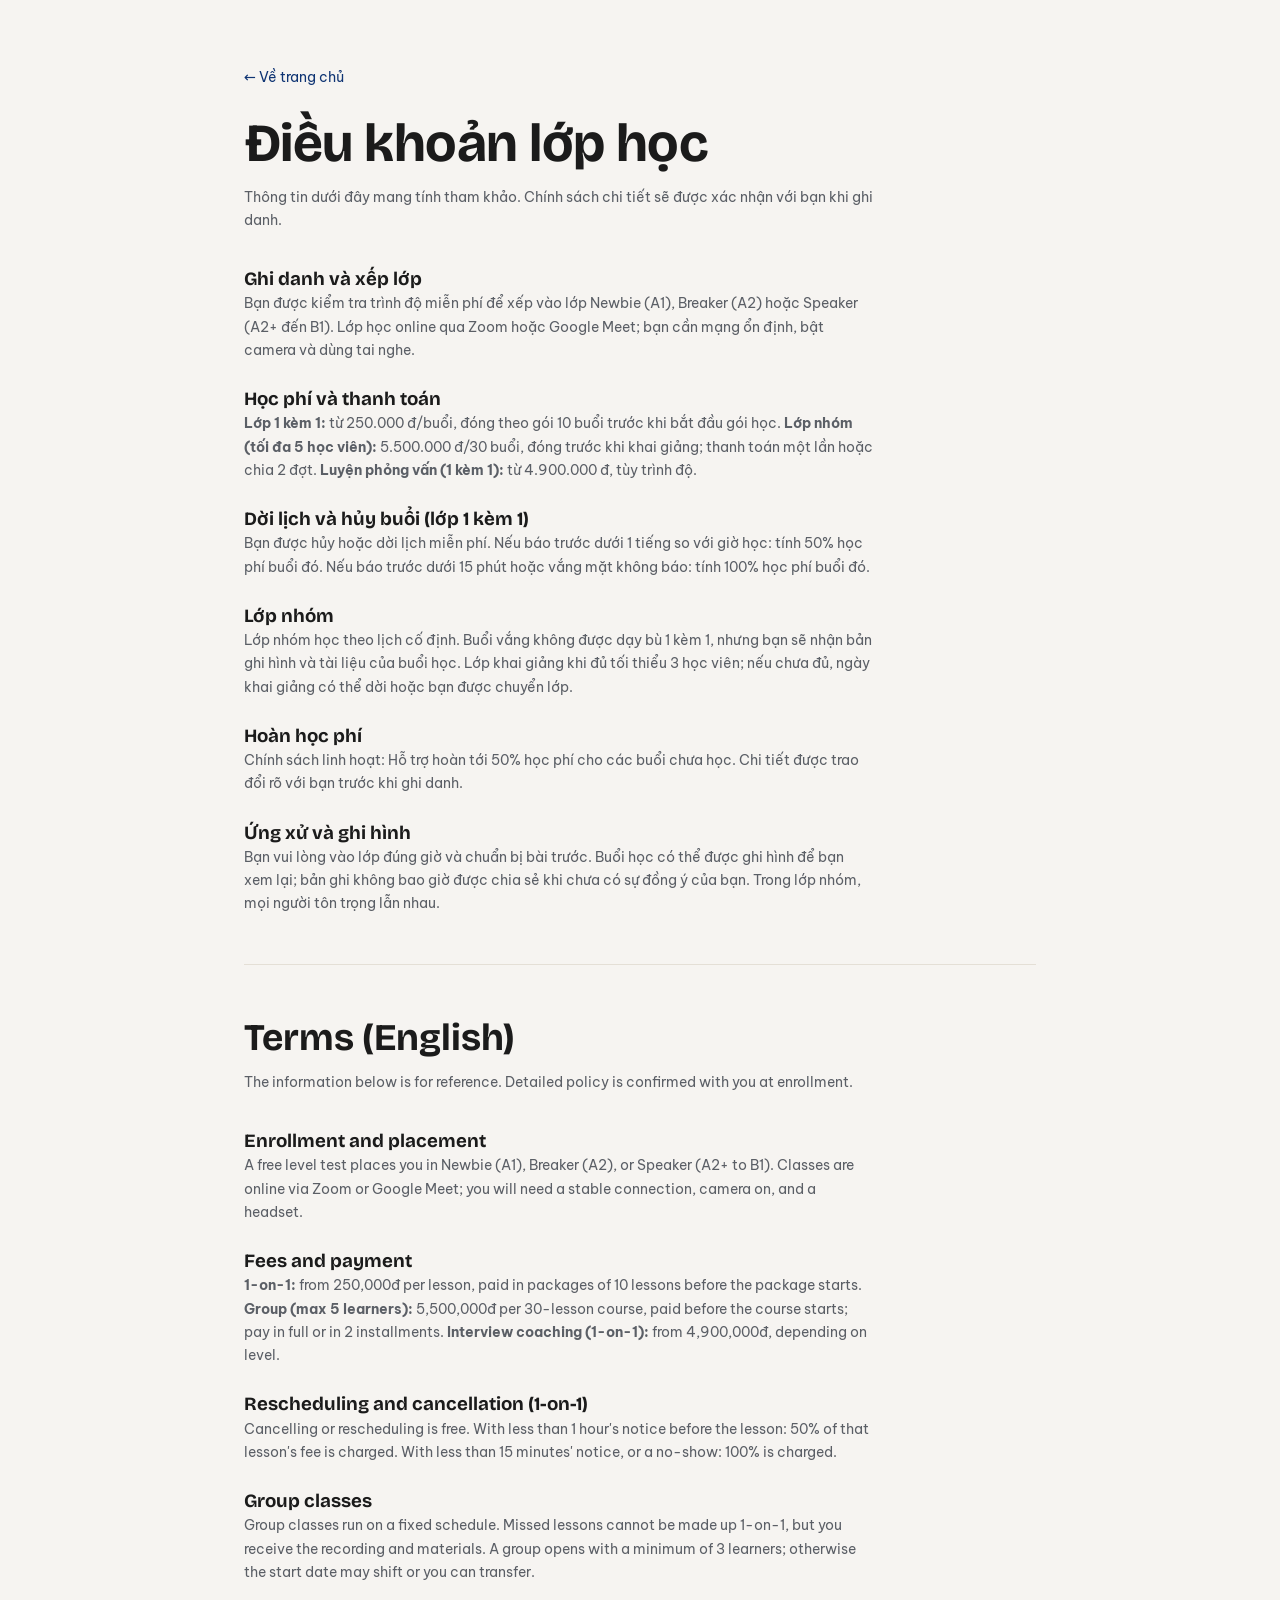
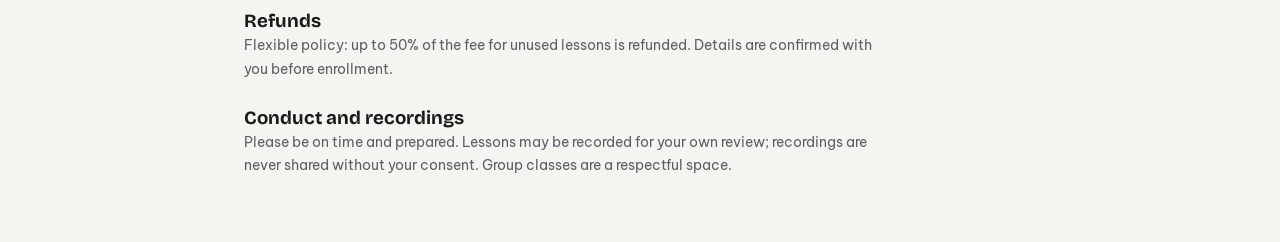
<file: site/terms.html>
<!DOCTYPE html>
<!-- Dieu khoan / Terms - DRAFT. Bilingual VI-first per owner. Website text is reference info; detailed policy is confirmed at enrollment. -->
<html lang="vi">
<head>
  <meta charset="UTF-8" />
  <meta name="viewport" content="width=device-width, initial-scale=1.0" />
  <title>Điều khoản lớp học | Daily Chat with Chloe</title>
  <meta name="description" content="Điều khoản lớp học Daily Chat with Chloe: ghi danh, học phí, dời lịch, hoàn học phí. Class terms in Vietnamese and English." />
  <link rel="canonical" href="https://dailychatwithchloe.com/terms" />
  <link rel="preconnect" href="https://fonts.googleapis.com"><link rel="preconnect" href="https://fonts.gstatic.com" crossorigin>
  <link href="https://fonts.googleapis.com/css2?family=Bricolage+Grotesque:wght@600;700;800&family=Be+Vietnam+Pro:wght@400;500;600;700&display=swap" rel="stylesheet">
  <link rel="icon" type="image/svg+xml" href="assets/favicon.svg">
  <meta name="theme-color" content="#F6F4F1">
  <link rel="stylesheet" href="assets/styles.css">
  <style>body{padding-bottom:0}</style>
</head>
<body>
  <main class="wrap wrap--narrow" style="padding-block:4rem">
    <a href="index.html" class="small">&larr; Về trang chủ</a>

    <!-- ================= TIẾNG VIỆT ================= -->
    <h1 style="margin-top:1rem">Điều khoản lớp học</h1>
    <p class="small muted" style="margin-top:.6rem">Thông tin dưới đây mang tính tham khảo. Chính sách chi tiết sẽ được xác nhận với bạn khi ghi danh.</p>

    <div style="margin-top:2.2rem;display:grid;gap:1.6rem" class="small">
      <div>
        <h2 style="font-size:1.17rem;line-height:1.35;padding-top:0">Ghi danh và xếp lớp</h2>
        <p class="muted">Bạn được kiểm tra trình độ miễn phí để xếp vào lớp Newbie (A1), Breaker (A2) hoặc Speaker (A2+ đến B1). Lớp học online qua Zoom hoặc Google Meet; bạn cần mạng ổn định, bật camera và dùng tai nghe.</p>
      </div>
      <div>
        <h2 style="font-size:1.17rem;line-height:1.35;padding-top:0">Học phí và thanh toán</h2>
        <p class="muted"><strong>Lớp 1 kèm 1:</strong> từ 250.000 đ/buổi, đóng theo gói 10 buổi trước khi bắt đầu gói học. <strong>Lớp nhóm (tối đa 5 học viên):</strong> 5.500.000 đ/30 buổi, đóng trước khi khai giảng; thanh toán một lần hoặc chia 2 đợt. <strong>Luyện phỏng vấn (1 kèm 1):</strong> từ 4.900.000 đ, tùy trình độ.</p>
      </div>
      <div>
        <h2 style="font-size:1.17rem;line-height:1.35;padding-top:0">Dời lịch và hủy buổi (lớp 1 kèm 1)</h2>
        <p class="muted">Bạn được hủy hoặc dời lịch miễn phí. Nếu báo trước dưới 1 tiếng so với giờ học: tính 50% học phí buổi đó. Nếu báo trước dưới 15 phút hoặc vắng mặt không báo: tính 100% học phí buổi đó.</p>
      </div>
      <div>
        <h2 style="font-size:1.17rem;line-height:1.35;padding-top:0">Lớp nhóm</h2>
        <p class="muted">Lớp nhóm học theo lịch cố định. Buổi vắng không được dạy bù 1 kèm 1, nhưng bạn sẽ nhận bản ghi hình và tài liệu của buổi học. Lớp khai giảng khi đủ tối thiểu 3 học viên; nếu chưa đủ, ngày khai giảng có thể dời hoặc bạn được chuyển lớp.</p>
      </div>
      <div>
        <h2 style="font-size:1.17rem;line-height:1.35;padding-top:0">Hoàn học phí</h2>
        <p class="muted">Chính sách linh hoạt: Hỗ trợ hoàn tới 50% học phí cho các buổi chưa học. Chi tiết được trao đổi rõ với bạn trước khi ghi danh.</p>
      </div>
      <div>
        <h2 style="font-size:1.17rem;line-height:1.35;padding-top:0">Ứng xử và ghi hình</h2>
        <p class="muted">Bạn vui lòng vào lớp đúng giờ và chuẩn bị bài trước. Buổi học có thể được ghi hình để bạn xem lại; bản ghi không bao giờ được chia sẻ khi chưa có sự đồng ý của bạn. Trong lớp nhóm, mọi người tôn trọng lẫn nhau.</p>
      </div>
    </div>

    <!-- ================= ENGLISH ================= -->
    <hr style="margin:3rem 0;border:0;border-top:1px solid var(--line)">
    <h2 lang="en">Terms (English)</h2>
    <p class="small muted" lang="en" style="margin-top:.6rem">The information below is for reference. Detailed policy is confirmed with you at enrollment.</p>

    <div lang="en" style="margin-top:2.2rem;display:grid;gap:1.6rem" class="small">
      <div>
        <h3>Enrollment and placement</h3>
        <p class="muted">A free level test places you in Newbie (A1), Breaker (A2), or Speaker (A2+ to B1). Classes are online via Zoom or Google Meet; you will need a stable connection, camera on, and a headset.</p>
      </div>
      <div>
        <h3>Fees and payment</h3>
        <p class="muted"><strong>1-on-1:</strong> from 250,000đ per lesson, paid in packages of 10 lessons before the package starts. <strong>Group (max 5 learners):</strong> 5,500,000đ per 30-lesson course, paid before the course starts; pay in full or in 2 installments. <strong>Interview coaching (1-on-1):</strong> from 4,900,000đ, depending on level.</p>
      </div>
      <div>
        <h3>Rescheduling and cancellation (1-on-1)</h3>
        <p class="muted">Cancelling or rescheduling is free. With less than 1 hour's notice before the lesson: 50% of that lesson's fee is charged. With less than 15 minutes' notice, or a no-show: 100% is charged.</p>
      </div>
      <div>
        <h3>Group classes</h3>
        <p class="muted">Group classes run on a fixed schedule. Missed lessons cannot be made up 1-on-1, but you receive the recording and materials. A group opens with a minimum of 3 learners; otherwise the start date may shift or you can transfer.</p>
      </div>
      <div>
        <h3>Refunds</h3>
        <p class="muted">Flexible policy: up to 50% of the fee for unused lessons is refunded. Details are confirmed with you before enrollment.</p>
      </div>
      <div>
        <h3>Conduct and recordings</h3>
        <p class="muted">Please be on time and prepared. Lessons may be recorded for your own review; recordings are never shared without your consent. Group classes are a respectful space.</p>
      </div>
    </div>
  </main>
</body>
</html>
</file>
<file: site/assets/styles.css>
/* ==========================================================================
   Daily Chat with Chloe: design system (rev 9)
   Hand-written, committed CSS (no build step). See /DESIGN.md for the world.
   ========================================================================== */

/* ---------- Tokens ---------- */
:root{
  /* Rev 9 palette: owner mood board (warm white / orange / black / sea blue) + logo navy */
  --ink:#1B1B1B;
  --cream:#F6F4F1;
  --cream-deep:#EFEBE4;
  --tint-blue:#E9EFF8;
  --line-strong:#CFC9BB;
  --surface:#FFFFFF;
  --teal-900:#0F3473;
  --teal-700:#0F3473;
  --teal-600:#0F3473;
  --teal-100:#DCE6F5;
  --teal-050:#F3EFE6;
  --coral-500:#F45305;   /* accent (marks, dots, quote glyphs, large numerals) */
  --orange-ui:#CF4403;   /* filled surfaces with white text: AA 4.69:1 */
  --coral-600:#B33A00;
  --coral-100:#FDE3D3;
  --zalo:#0068FF;
  --line:#E4DFD6;
  --muted:#5B5F66;
  --on-teal:#32373C;
  --on-teal-muted:#5B6166;
  --on-ink:#32373C;
  --on-ink-muted:#5B6166;

  --font-display:"Bricolage Grotesque","Be Vietnam Pro",system-ui,sans-serif;
  --font-body:"Be Vietnam Pro",system-ui,-apple-system,"Segoe UI",Roboto,Arial,sans-serif;

  --radius-card:16px;
  --radius-bubble:16px;
  --wrap:72rem;
}

/* ---------- Reset ---------- */
*,*::before,*::after{box-sizing:border-box}
html{scroll-behavior:smooth;-webkit-text-size-adjust:100%}
html,body{overflow-x:clip}
body{margin:0;font-family:var(--font-body);font-size:1rem;line-height:1.6;color:var(--ink);background:var(--cream)}
img,svg{display:block;max-width:100%}
h1,h2,h3,h4,p,ul,ol,figure{margin:0}
ul[class],ol[class]{list-style:none;padding:0}
a{color:var(--teal-700);text-decoration:none}
a:hover{text-decoration:underline;text-underline-offset:3px}
button{font:inherit}
:focus-visible{outline:3px solid var(--teal-600);outline-offset:2px;border-radius:6px}
::selection{background:var(--teal-100);color:var(--ink)}

/* ---------- Type ---------- */
h1,h2,h3{font-family:var(--font-display);text-wrap:balance;overflow-wrap:break-word}
h1{font-weight:700;font-size:clamp(2.05rem,5.4vw + .6rem,3.35rem);line-height:1.22;padding-top:.1em;letter-spacing:-.01em}
h2{font-weight:700;font-size:clamp(1.6rem,3vw + .6rem,2.35rem);line-height:1.24;padding-top:.06em}
h3{font-weight:700;font-size:1.17rem;line-height:1.35}
.small{font-size:.9rem}
.muted{color:var(--muted)}
strong{font-weight:700}
p{max-width:70ch}

/* ---------- Layout ---------- */
.wrap{max-width:var(--wrap);margin-inline:auto;padding-inline:1.25rem}
.wrap--narrow{max-width:52rem}
section{padding-block:4rem}
@media(min-width:768px){section{padding-block:6rem}}
.band-deep{background:var(--cream-deep)}
.band-teal{background:var(--tint-blue)}
.band-teal .muted{color:var(--on-teal-muted)}
.band-ink{background:var(--surface)}
.band-ink .muted{color:var(--on-ink-muted)}
.grid{display:grid;gap:1.25rem}
@media(min-width:768px){
  .grid-2{grid-template-columns:1fr 1fr}
}

/* Section header: kicker bubble + display heading */
.section-head{margin-bottom:2rem}
.kicker{display:inline-flex;align-items:center;gap:.5rem;font-size:.85rem;font-weight:800;color:var(--teal-700);margin-bottom:.8rem;letter-spacing:.02em}
.kicker::before{content:"●";color:var(--coral-500);font-size:.55rem}
.band-teal .kicker{color:var(--on-teal)}
.band-ink .kicker{color:var(--on-ink)}
.section-head p{margin-top:.7rem}

/* ---------- Buttons ---------- */
.btn{display:inline-flex;align-items:center;justify-content:center;gap:.5rem;border:0;border-radius:12px;padding:.85rem 1.7rem;font-weight:600;font-size:1rem;line-height:1.3;cursor:pointer;text-decoration:none;transition:background .15s ease,color .15s ease}
.btn:hover{text-decoration:none}
.btn--primary{background:var(--orange-ui);color:#fff}
.btn--primary:hover{background:var(--coral-600)}
.btn--teal{background:var(--teal-100);color:var(--teal-900)}
.btn--teal:hover{background:#CBD9EE}
.btn--zalo{background:var(--zalo);color:#fff}
.btn--zalo:hover{background:#0059DB}
.btn--lg{padding:1rem 1.9rem;font-size:1.06rem}
@media(max-width:429px){.btn--lg{font-size:.95rem;padding:1rem 1.2rem}}
.btn--block{width:100%}
.btn[disabled]{opacity:.6;cursor:default;transform:none}

/* ---------- Bubbles (the signature) ---------- */
.bubble{position:relative;display:inline-block;max-width:36ch;background:var(--surface);border-radius:var(--radius-bubble);padding:.65rem .95rem;font-size:.98rem;line-height:1.5}
.bubble--in{border-bottom-left-radius:6px}
.bubble--out{background:var(--teal-100);border-bottom-right-radius:6px}
.bubble-meta{font-size:.78rem;color:var(--muted);margin-top:.35rem}
.thread{display:flex;flex-direction:column;gap:.55rem}
.thread .from-me{align-self:flex-end;text-align:left}
.thread .from-them{align-self:flex-start}


/* ---------- Chat window card ---------- */
.chat-card__head{display:flex;align-items:center;gap:.75rem;padding:.9rem 1.1rem;border-bottom:1px solid var(--line);background:var(--teal-050)}
.avatar{width:2.6rem;height:2.6rem;border-radius:50%;background:var(--teal-100);display:grid;place-items:center;font-family:var(--font-display);font-weight:700;color:var(--teal-700);font-size:1.05rem;text-align:center;flex-shrink:0;overflow:hidden;object-fit:cover}
.chat-card__name{font-weight:700;line-height:1.2}
.chat-card__status{display:flex;align-items:center;gap:.35rem;font-size:.8rem;color:var(--muted)}



/* ---------- Header ---------- */
.site-head{position:sticky;top:0;z-index:40;background:var(--cream);border-bottom:1px solid var(--line)}
.site-head .wrap{display:flex;align-items:center;justify-content:space-between;gap:1rem;height:4.1rem}
.brand{display:flex;align-items:center;gap:.55rem;font-family:var(--font-display);font-weight:700;font-size:1.14rem;color:var(--ink);white-space:nowrap}
.brand:hover{text-decoration:none}
.brand img{width:auto;height:2.7rem;display:block}
@media(max-width:479px){.brand img{height:2.3rem}}
.nav-links{display:none;gap:1.35rem;font-size:.94rem;font-weight:500}
.nav-links a{color:var(--ink)}
.nav-links a:hover{text-decoration:underline;text-underline-offset:4px}
@media(min-width:1080px){.nav-links{display:flex}}
.head-actions{display:flex;align-items:center;gap:.7rem}
.lang{display:inline-flex;background:var(--surface);border:1px solid var(--line);border-radius:999px;overflow:hidden;font-size:.76rem;font-weight:700}
.lang a{padding:.3rem .6rem;color:var(--muted)}
.lang a:hover{text-decoration:none}
.lang .on{background:var(--teal-600);color:#fff}
.head-cta{padding:.55rem 1.05rem;font-size:.85rem;background:var(--teal-100);color:var(--teal-900)}
.head-cta:hover{background:#CBD9EE}
@media(max-width:639px){.head-cta{display:none}}

/* ---------- Hero ---------- */
.hero{padding-block:3.5rem 4.5rem}
.display-kicker{font-family:var(--font-display);font-weight:700;font-size:clamp(1.35rem,2vw + .35rem,2rem);color:var(--teal-700);letter-spacing:.01em;line-height:1.25;padding-top:.12em}
.hero-h1{font-size:clamp(1.75rem,1.7vw + 1rem,2.4rem);font-weight:700;line-height:1.32;margin-top:.8rem;max-width:26ch}
.hero-h1 mark{background:linear-gradient(transparent 58%,var(--teal-100) 58%);color:inherit;padding:0 .08em}
.hero-menu{margin-top:2.6rem;max-width:26rem;display:grid;gap:0}
.hero-menu a{display:flex;align-items:center;gap:.7rem;padding:.95rem .2rem;border-bottom:1px solid var(--line-strong);color:var(--ink);font-weight:600}
.hero-menu a:hover{text-decoration:none;background:rgb(15 52 115 / .06)}
.hero-menu .num{margin-left:auto;font-family:var(--font-display);font-weight:700;font-size:1.5rem}
.hero-menu .tri{color:var(--teal-700);font-size:.8rem}
.hero-cred{color:var(--teal-700);font-weight:600;text-align:center;font-family:var(--font-display)}
@media(min-width:900px){.hero{padding-block:5rem 6.5rem}}
.hero .wrap{display:grid;gap:2.75rem;align-items:center}
@media(max-width:899px){
  .hero .wrap{gap:1.1rem}
  .hero .wrap>div:first-child{display:contents}
  .hero .display-kicker{grid-row:1}
  .hero .hero-h1{grid-row:2;margin-top:-.4rem}
  .hero .hero-ctas{grid-row:3;margin-top:.4rem}
  .hero .hero-chat{grid-row:4;margin-top:1.4rem}
  .hero .hero-menu{grid-row:5;width:100%;margin-top:.6rem;max-width:none}
}
@media(min-width:900px){.hero .wrap{grid-template-columns:1fr 1fr;gap:4rem}.hero .hero-chat{max-width:30rem}.hero .meet{max-width:30rem}}
.hero h1{max-width:22ch}
.hero-ctas{display:flex;flex-wrap:wrap;gap:1.2rem;align-items:center;margin-top:1.9rem}
.hero-chat{max-width:24.5rem;justify-self:center;width:100%}
/* "Meet Chloe" poster (owner reference: Meet Desi): giant name behind, cutout in front, no arrows */
.meet{position:relative;container-type:inline-size;margin:0 auto;width:100%;max-width:26rem}
.meet-script{display:inline-block;margin-left:6%;font-family:var(--font-display);font-weight:700;font-style:italic;font-size:clamp(1.7rem,4.5vw,2.3rem);color:var(--coral-500);transform:rotate(-8deg);line-height:1}
.meet-word{display:block;text-align:center;font-family:var(--font-display);font-weight:800;font-size:clamp(5.2rem,36cqw,8.4rem);line-height:.92;letter-spacing:-.03em;color:var(--teal-900);opacity:.26;white-space:nowrap;user-select:none;margin-top:.15em}
.meet-photo{width:88%;height:auto;margin:-.9rem auto 0;display:block}
@media(max-width:899px){.meet-photo{margin-top:0}}
.hero-cred{display:none}

/* ---------- Result claim (owner copy) ---------- */
.claim{padding-block:2.75rem;background:var(--surface);border-bottom:1px solid var(--line)}
.claim-text{max-width:44ch;margin-inline:auto;text-align:center;font-family:var(--font-display);font-weight:600;font-size:clamp(1.15rem,1.2vw + .9rem,1.55rem);line-height:1.4;padding-top:.08em;color:var(--teal-900)}
.claim-text strong{color:var(--orange-ui);font-weight:800;font-size:1.25em;white-space:nowrap}
@media(min-width:768px){.claim{padding-block:3.2rem}}

/* ---------- Trust strip ---------- */
.trust{padding-block:2.5rem}
.trust .wrap{display:grid;grid-template-columns:1fr 1fr;gap:1.1rem 1rem}
.trust-item{display:flex;gap:.6rem;align-items:flex-start;padding:.2rem 0}
@media(min-width:900px){.trust .wrap{display:flex;gap:1.25rem}.trust-item{flex:1;padding:.35rem 1.25rem;border-left:1px solid var(--line-strong)}.trust-item:first-child{border-left:0;padding-left:0}}
.trust-item svg{width:1.5rem;height:1.5rem;flex-shrink:0;margin-top:.15rem}
.trust-item b{display:block;font-family:var(--font-display);font-weight:700;font-size:1.05rem;line-height:1.3;padding-top:.05em}
@media(min-width:900px){.trust-item b{font-size:1.22rem}}
.trust-item span{font-size:.9rem;color:var(--muted)}

/* ---------- Course cards ---------- */
.course{padding:1.6rem 0}
@media(max-width:767px){.course+.course{border-top:1px solid var(--line)}}

.course h3{font-size:1.38rem;padding-top:.05em}
.course p{margin-top:.8rem;color:var(--muted);font-size:.98rem}
.chip{display:inline-block;background:var(--coral-100);color:var(--coral-600);font-size:.78rem;font-weight:700;line-height:1.4;border-radius:999px;padding:.25rem .7rem;margin-bottom:.7rem}
.chip--teal{background:var(--teal-100);color:var(--teal-700)}
.course-foot{display:flex;flex-wrap:wrap;gap:.7rem;align-items:center;justify-content:space-between;margin-top:1.5rem}
.price-bubble{display:inline-block;background:var(--teal-100);color:var(--ink);font-weight:600;font-size:.92rem;border-radius:var(--radius-bubble);border-bottom-left-radius:6px;padding:.55rem .9rem}
.course-link{font-weight:700;font-size:.94rem;white-space:nowrap}
.course-foot--stack{flex-direction:column;align-items:flex-start;gap:.55rem}

/* ---------- Schedule table ---------- */
.table-wrap{overflow:visible}
.sched{width:100%;border-collapse:collapse;font-size:.95rem;background:var(--surface);border-radius:var(--radius-card);overflow:hidden}
@media(max-width:639px){
  .sched,.sched tbody,.sched tr,.sched td{display:block}
  .sched thead{display:none}
  .sched tr{border:1px solid var(--line);border-radius:12px;padding:.9rem 1rem;margin-bottom:.8rem;background:var(--surface)}
  table.sched tbody td{border:0;padding:.1rem 0;font-size:.93rem;line-height:1.5}
  table.sched tbody td:first-child{font-size:1.02rem;margin-bottom:.35rem}
  table.sched tbody td[data-l]::before{content:attr(data-l) ": ";color:var(--muted)}
  table.sched tbody tr:nth-child(even){background:var(--surface)}
  table.sched tbody tr:last-child{margin-bottom:0}
}
.sched th{background:var(--teal-050);color:var(--ink);text-align:left;font-weight:700;padding:.8rem 1rem;font-size:.88rem}
.sched td{padding:.85rem 1rem;border-bottom:1px solid var(--line);vertical-align:top}
.sched tbody tr:last-child td{border-bottom:0}
.sched tbody tr:nth-child(even){background:var(--teal-050)}
.sched-note{margin-top:1rem;font-size:.88rem;color:var(--muted);max-width:60ch}

/* ---------- Work checklist ---------- */
.checklist{display:grid;gap:1.05rem;margin-top:2rem}
@media(min-width:768px){.checklist{grid-template-columns:1fr 1fr;column-gap:2.5rem}}
.check{display:flex;gap:.8rem;align-items:flex-start}
.check svg{width:1.35rem;height:1.35rem;flex-shrink:0;margin-top:.2rem}
.check b{display:block;font-weight:700}
.check span{font-size:.93rem;color:var(--muted)}
.proof-chat{margin-top:2.4rem;max-width:26rem}
.guarantee{margin-top:2.4rem;padding-top:1.6rem;border-top:1px solid var(--line);max-width:56ch}
.guarantee h3{color:var(--coral-600);padding-top:.05em}
.guarantee p{margin-top:.55rem;font-size:.97rem}

/* ---------- Levels rail ---------- */
.rail{position:relative;display:flex;flex-direction:column;gap:2.1rem;margin-top:2.2rem;padding-left:3.4rem}
.rail::before{content:"";position:absolute;left:1.29rem;top:1.2rem;bottom:1.2rem;border-left:2px dotted var(--line-strong)}
.rail-item{position:relative}
.rail-badge{position:absolute;left:-3.4rem;top:0;width:2.6rem;height:2.6rem;border-radius:50%;background:var(--teal-100);color:var(--teal-700);display:grid;place-items:center;font-family:var(--font-display);font-weight:700;font-size:.9rem}
.rail-item h3{padding-top:.3rem}
.rail-item>p{margin-top:.45rem;color:var(--muted);font-size:.97rem;max-width:58ch}

/* ---------- Why: bubble wall ---------- */
.wall{display:grid;gap:1rem;margin-top:2.2rem}
@media(min-width:768px){.wall{grid-template-columns:1fr 1fr;column-gap:2rem}}
.wall .bubble{max-width:46ch;display:block;padding:.85rem 1.1rem}
.wall .bubble b{display:block;font-weight:700;margin-bottom:.15rem}
.wall .bubble span{font-size:.92rem;color:var(--muted)}
.wall .from-me{background:var(--teal-100)}
@media(min-width:768px){
  .wall .from-me{transform:translateX(1.4rem)}
  .wall .from-them{transform:translateX(-.4rem)}
}

/* ---------- Steps ---------- */
.steps{counter-reset:step;display:grid;gap:1.9rem;margin-top:1.75rem}
@media(min-width:768px){.steps{grid-template-columns:repeat(3,1fr)}}
.step{position:relative;border-top:1px solid var(--line-strong);margin-top:.5rem;padding-top:2.6rem}
.step::before{counter-increment:step;content:"0" counter(step);position:absolute;top:0;left:0;font-family:var(--font-display);font-weight:700;font-size:1.7rem;color:var(--coral-600);line-height:1.1}
.step b{display:block;font-weight:700;margin-bottom:.2rem}
.step p{font-size:.93rem;color:var(--muted)}

/* ---------- About ---------- */
.about .wrap{display:grid;gap:2.5rem;align-items:center}
@media(min-width:900px){.about .wrap{grid-template-columns:.9fr 1.1fr}}
.about-photo{aspect-ratio:4/5;height:auto;max-width:22rem;width:100%;justify-self:center;object-fit:cover;object-position:50% 20%;border-radius:20px;display:block}
@media(max-width:899px){.about-photo{max-width:18rem}}
.about p.body{margin-top:1.1rem;color:var(--muted)}

/* ---------- Testimonials: photo cards ---------- */
.tgrid{display:grid;gap:1.6rem;margin-top:1.75rem}
@media(min-width:900px){.tgrid{grid-template-columns:1fr 1fr;align-items:stretch}}
.tcard{position:relative;border-radius:var(--radius-card);padding:2rem 1.5rem 1.5rem;color:#fff}
.tcard--navy{background:var(--teal-100);color:var(--teal-900)}
.tcard--navy .tquote{color:var(--coral-500);opacity:1}
.tcard--navy .twho img{border-color:#fff}
.tcard--orange{background:var(--orange-ui)}
.tquote{position:absolute;top:.4rem;left:1.2rem;font-family:var(--font-display);font-weight:800;font-size:4rem;line-height:1;opacity:.35}
.tsay{position:relative;font-size:1rem;line-height:1.6;max-width:52ch}
.twho{display:flex;align-items:center;gap:.8rem;margin-top:1.4rem}
.twho img{width:3.6rem;height:3.6rem;border-radius:50%;object-fit:cover;border:3px solid rgb(255 255 255 / .85);flex-shrink:0}
.twho b{display:block;font-family:var(--font-display);font-weight:700;font-size:1.05rem;line-height:1.25}
.twho small{display:block;font-size:.85rem;opacity:.9}

/* ---------- Pricing ---------- */
.prices{display:grid;gap:1.25rem;margin-top:2.2rem}
@media(min-width:900px){.prices{grid-template-columns:repeat(3,1fr);align-items:stretch}}
.price-card{padding:1.6rem 1.4rem;display:flex;flex-direction:column;background:var(--surface);border:1px solid var(--line);border-radius:var(--radius-card)}
.price-card--hot{border-color:var(--line-strong);border-top:3px solid var(--orange-ui);padding-top:1.5rem}
.price-card--hot .muted{color:var(--muted)}
.price-card h3{font-size:1.05rem;padding-top:.05em}
.price-card .amount{font-family:var(--font-display);font-weight:700;font-size:1.75rem;line-height:1.25;margin-top:.7rem;padding-top:.05em}
.price-card .amount small{display:block;font-family:var(--font-body);font-weight:500;font-size:.85rem;color:var(--muted);margin-top:.15rem}
.price-card--hot .amount small{color:var(--muted)}
.price-card ul{list-style:none;margin:.9rem 0 1.3rem;padding:0;display:grid;gap:.4rem;font-size:.92rem}
.price-card ul li{padding-left:1.25rem;position:relative}
.price-card ul li::before{content:"✓";position:absolute;left:0;color:var(--teal-600);font-weight:700}
.price-card--hot ul li::before{color:var(--teal-600)}
.price-card .btn{margin-top:auto}
.offer-rows{display:grid;gap:.8rem;margin-top:1.6rem}
@media(min-width:768px){.offer-rows{grid-template-columns:1fr 1fr}}
.offer{padding:.95rem 0 0;font-size:.93rem;border-top:1px solid var(--line)}
.offer--coral b{color:var(--coral-600)}
.offer--teal b{color:var(--teal-700)}
.offer b{font-weight:700}

/* ---------- FAQ: dialogue ---------- */
.faq{max-width:46rem}
.faq details{border-bottom:1px solid var(--line-strong)}
.faq summary{list-style:none;cursor:pointer;display:flex}
.faq summary::-webkit-details-marker{display:none}
.faq summary .bubble{background:transparent;box-shadow:none;font-weight:700;padding:1rem 2.4rem 1rem 0;position:relative;max-width:none;width:100%;border-radius:0}
.faq summary .bubble::after{content:"+";position:absolute;right:.4rem;top:50%;transform:translateY(-50%);font-family:var(--font-display);font-weight:800;font-size:1.4rem;color:var(--coral-500);transition:transform .18s ease}
.faq details[open] summary .bubble::after{transform:translateY(-50%) rotate(45deg)}
.faq .answer{display:flex;gap:.55rem;align-items:flex-start;padding-bottom:1rem}
.faq .answer .avatar{width:1.9rem;height:1.9rem;font-size:.62rem}
.faq .answer .bubble{background:transparent;box-shadow:none;max-width:60ch;border-radius:0;padding-top:0}

/* ---------- Enquiry ---------- */
.enquiry-grid{display:grid;gap:2.5rem;margin-top:2.2rem;align-items:start}
@media(min-width:900px){.enquiry-grid{grid-template-columns:.85fr 1.15fr}}
.zalo-first p{margin-top:.8rem;font-size:.95rem}
.form-card{background:var(--surface);color:var(--ink);border:1px solid var(--line);border-radius:var(--radius-card);overflow:hidden}
.form-card form{padding:1.25rem;display:grid;gap:.95rem}
@media(min-width:900px){.form-card form{padding:1.4rem}}
.field{display:grid;gap:.35rem}
.form-status{font-size:.9rem;font-weight:600;min-height:1.2em;margin:0}
.form-status:empty{display:none}
.flabel{font-size:.8rem;font-weight:600;color:var(--muted)}
.form-2col{display:grid;gap:.9rem}
@media(min-width:640px){.form-2col{grid-template-columns:1fr 1fr}}
input,select,textarea{width:100%;font:inherit;font-size:1rem;color:var(--ink);background:var(--surface);border:1px solid #D9D3C6;border-radius:10px;padding:.8rem .95rem}
input::placeholder,textarea::placeholder{color:var(--muted)}
input:focus,select:focus,textarea:focus{outline:3px solid var(--teal-100);border-color:var(--teal-600)}
textarea{resize:vertical}

/* ---------- Footer ---------- */
.site-foot{padding:3rem 0 2.2rem;border-top:1px solid var(--line)}
.site-foot .wrap{display:flex;flex-wrap:wrap;gap:1.6rem;justify-content:space-between;align-items:flex-start}
.site-foot .brand img{height:3.2rem}
.foot-tag{margin-top:.6rem;font-size:.92rem;max-width:34ch}
.foot-links{display:flex;gap:1.2rem;font-size:.92rem}
.foot-links a{color:var(--muted)}
.foot-links a:hover{color:var(--ink)}
.copyright{width:100%;font-size:.78rem;color:var(--muted)}

/* ---------- Sticky mobile CTA ---------- */
.sticky-cta{position:fixed;left:0;right:0;bottom:0;z-index:50;display:flex;gap:.6rem;justify-content:center;padding:.55rem .9rem calc(.55rem + env(safe-area-inset-bottom));background:var(--surface);border-top:1px solid var(--line)}
.sticky-cta .btn{flex:1;max-width:18rem;padding:.7rem .5rem;font-size:.88rem}
.sticky-cta .btn--zalo{background:transparent;color:var(--zalo);border:1px solid var(--line-strong)}
.sticky-cta .btn--zalo:hover{background:var(--teal-100)}
.sticky-cta .btn--primary{flex:1.35}
.sticky-cta.is-hidden{display:none}
@media(min-width:768px){.sticky-cta .btn{flex:0 1 16rem}}
body{padding-bottom:calc(4.4rem + env(safe-area-inset-bottom))}
@media(min-width:1024px){.sticky-cta{display:none}body{padding-bottom:0}}



/* ---------- Reduced motion ---------- */
@media(prefers-reduced-motion:reduce){
  html{scroll-behavior:auto}
  *,*::before,*::after{animation-duration:.01ms !important;animation-iteration-count:1 !important;transition-duration:.01ms !important}
}
</file>
